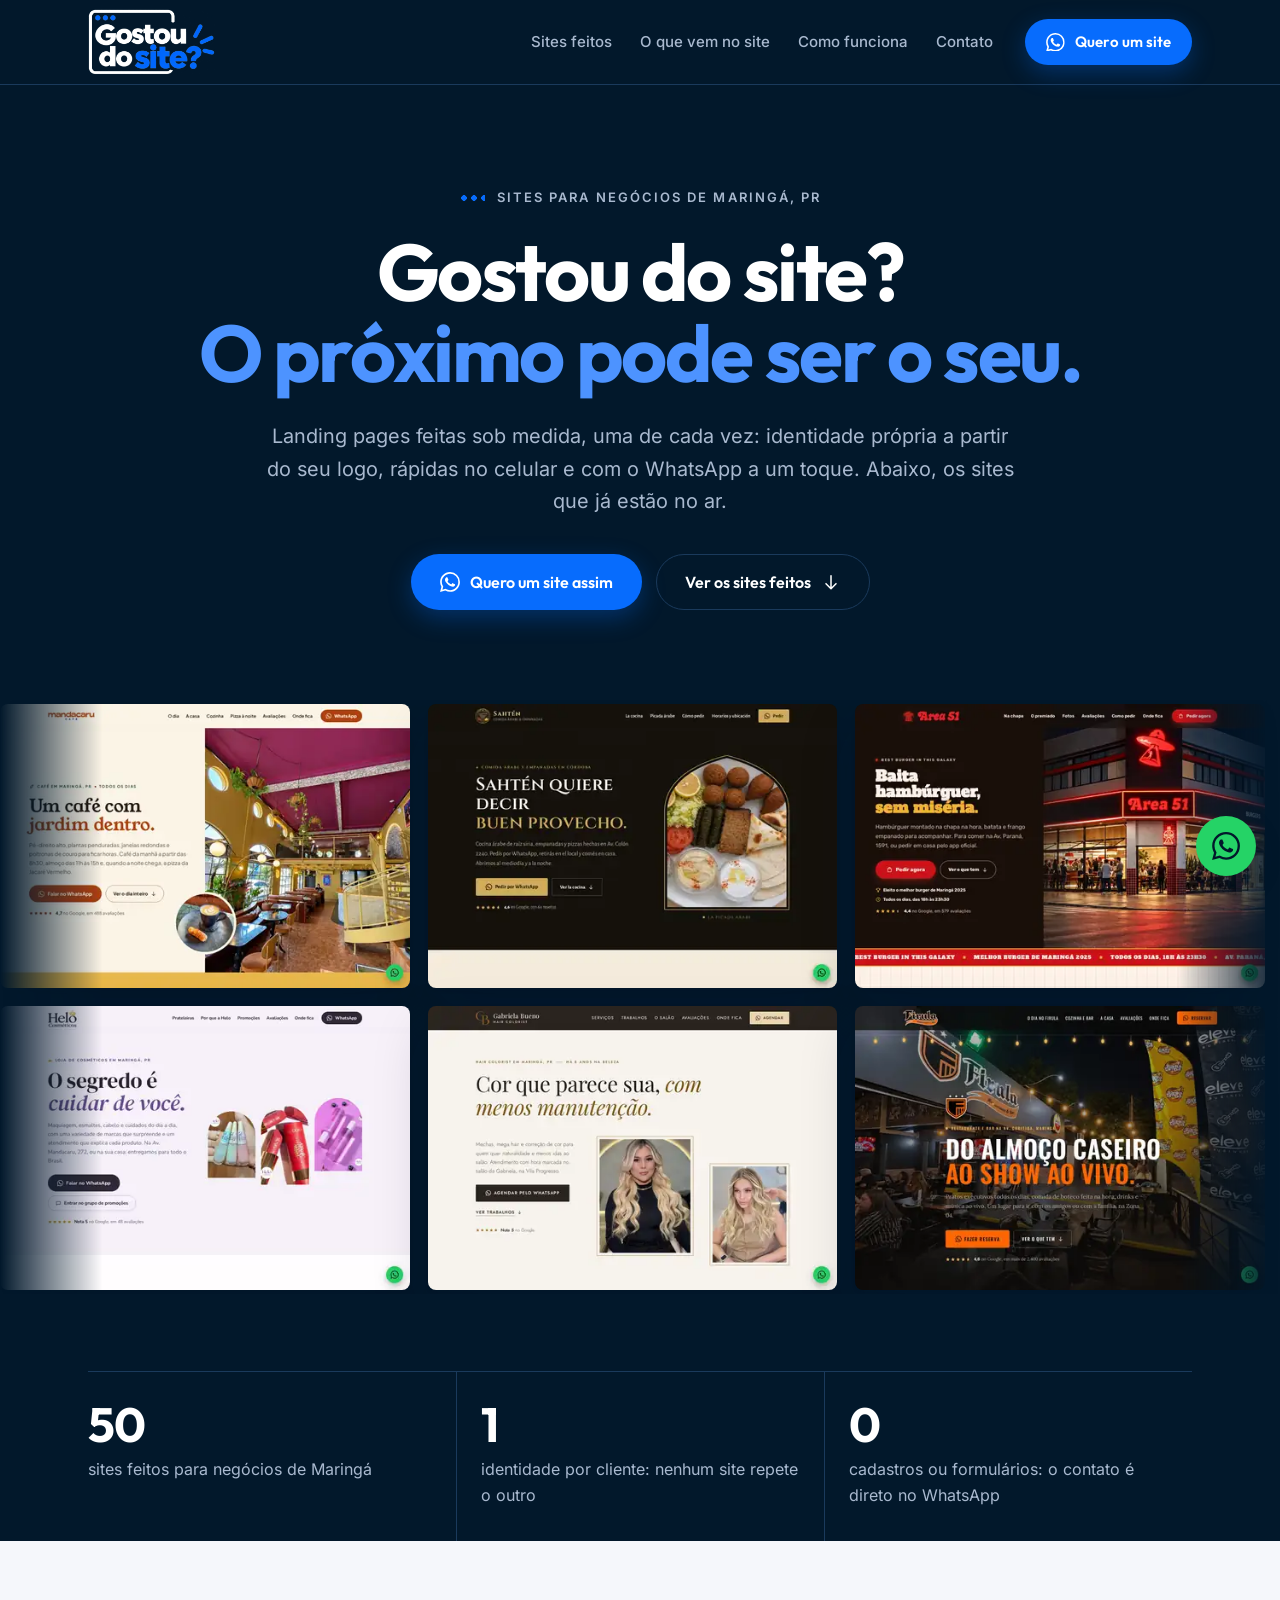
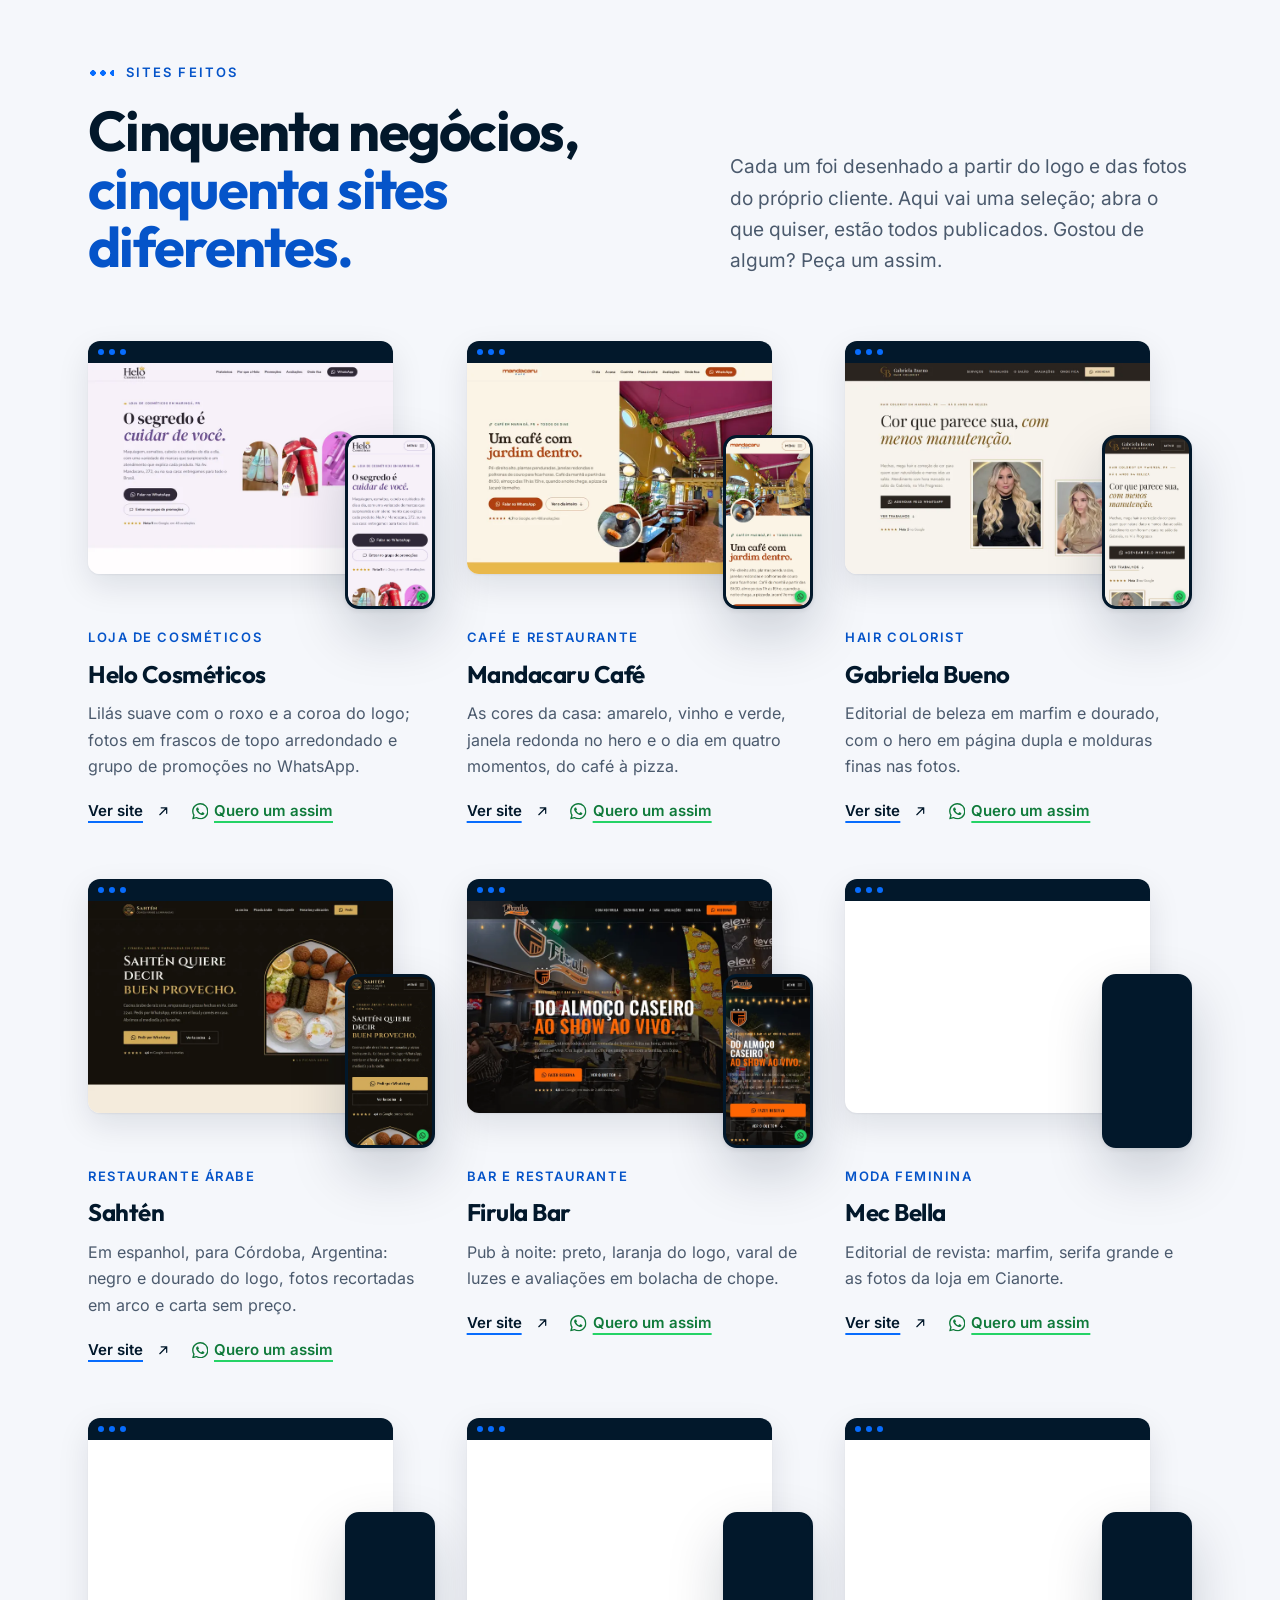
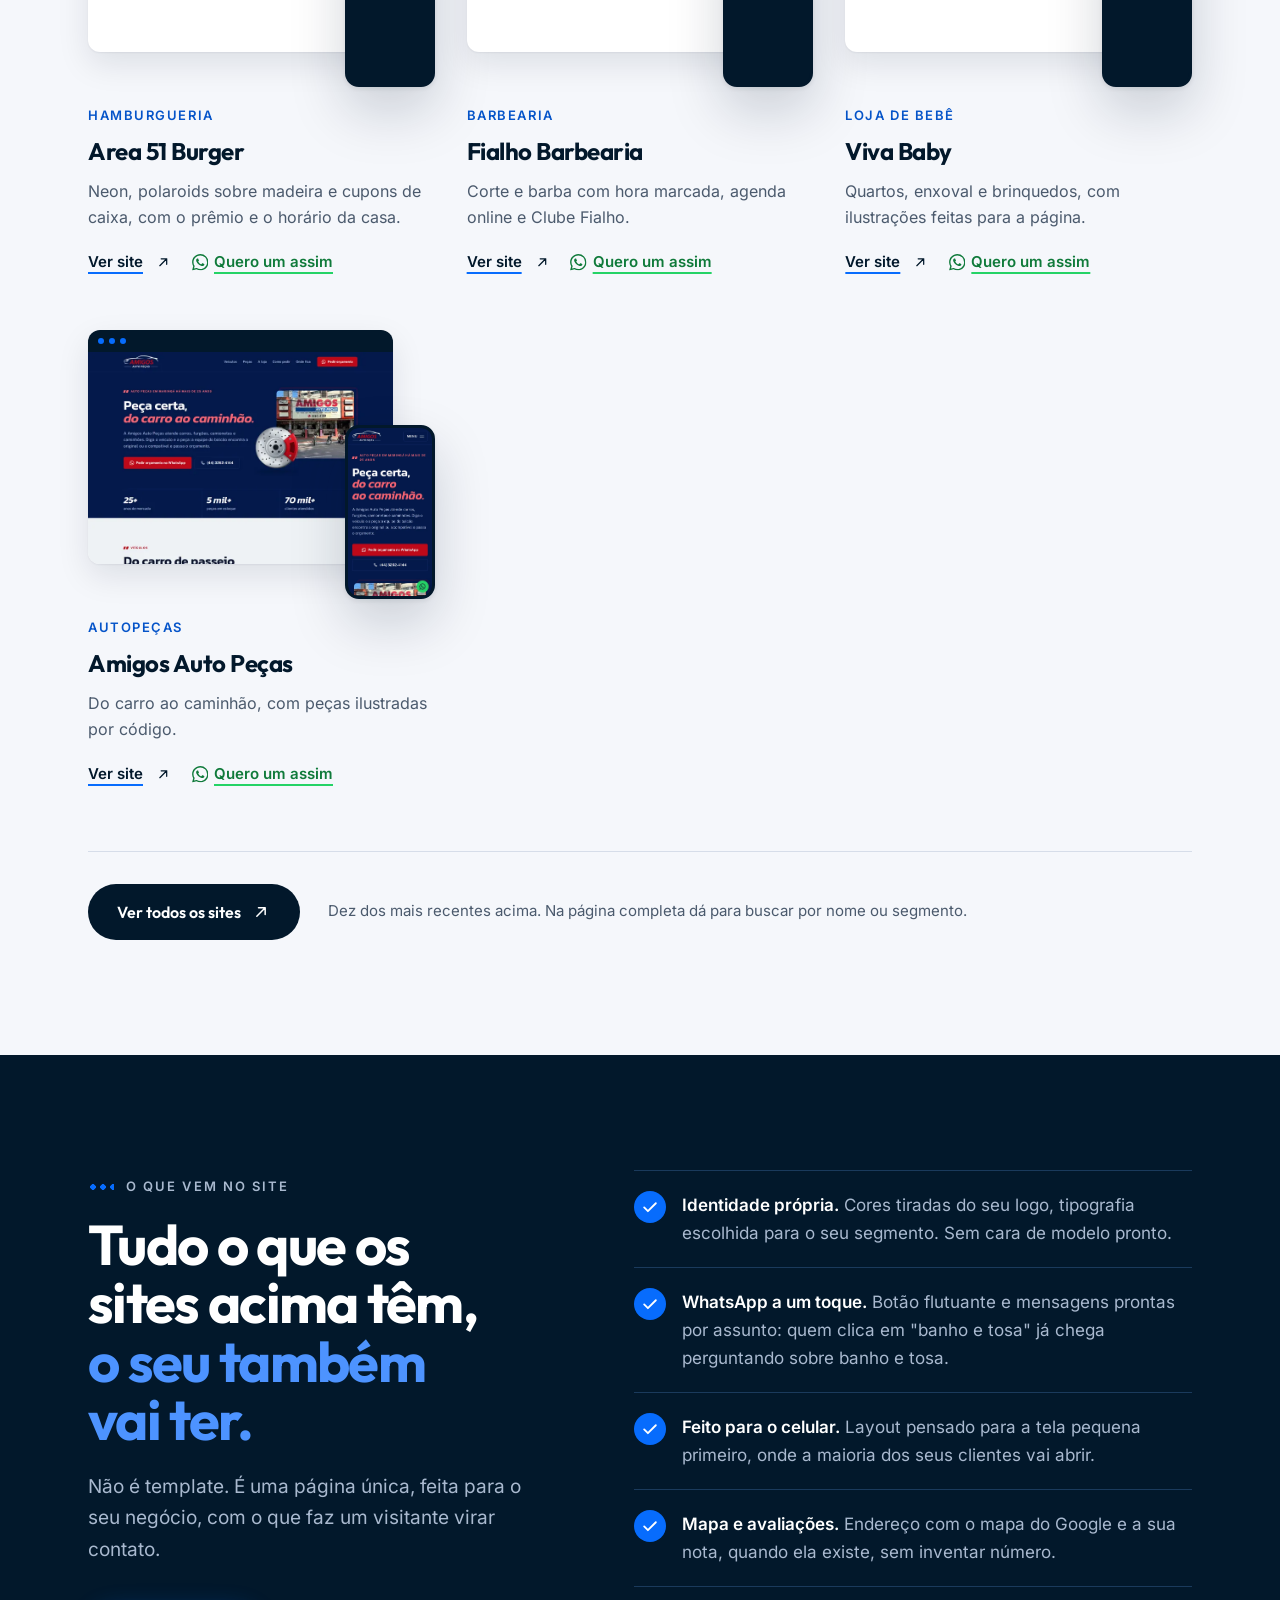
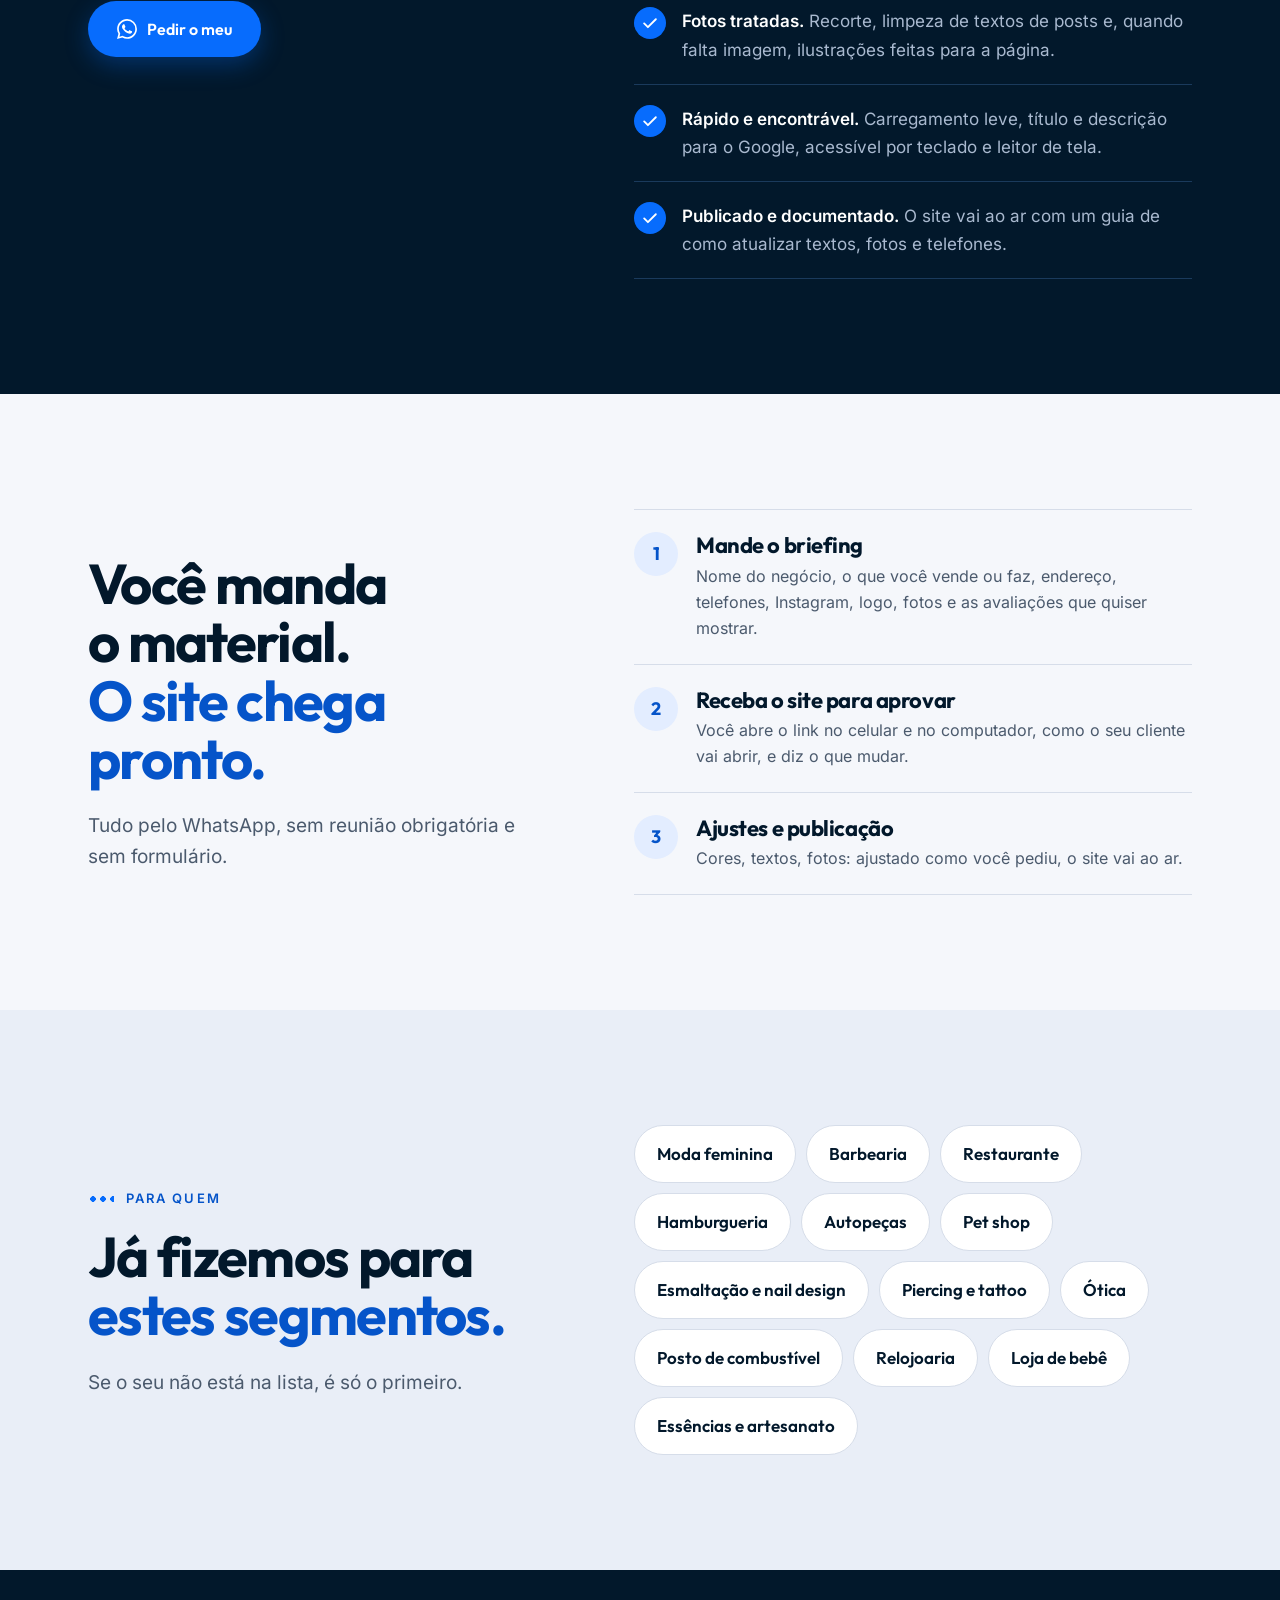
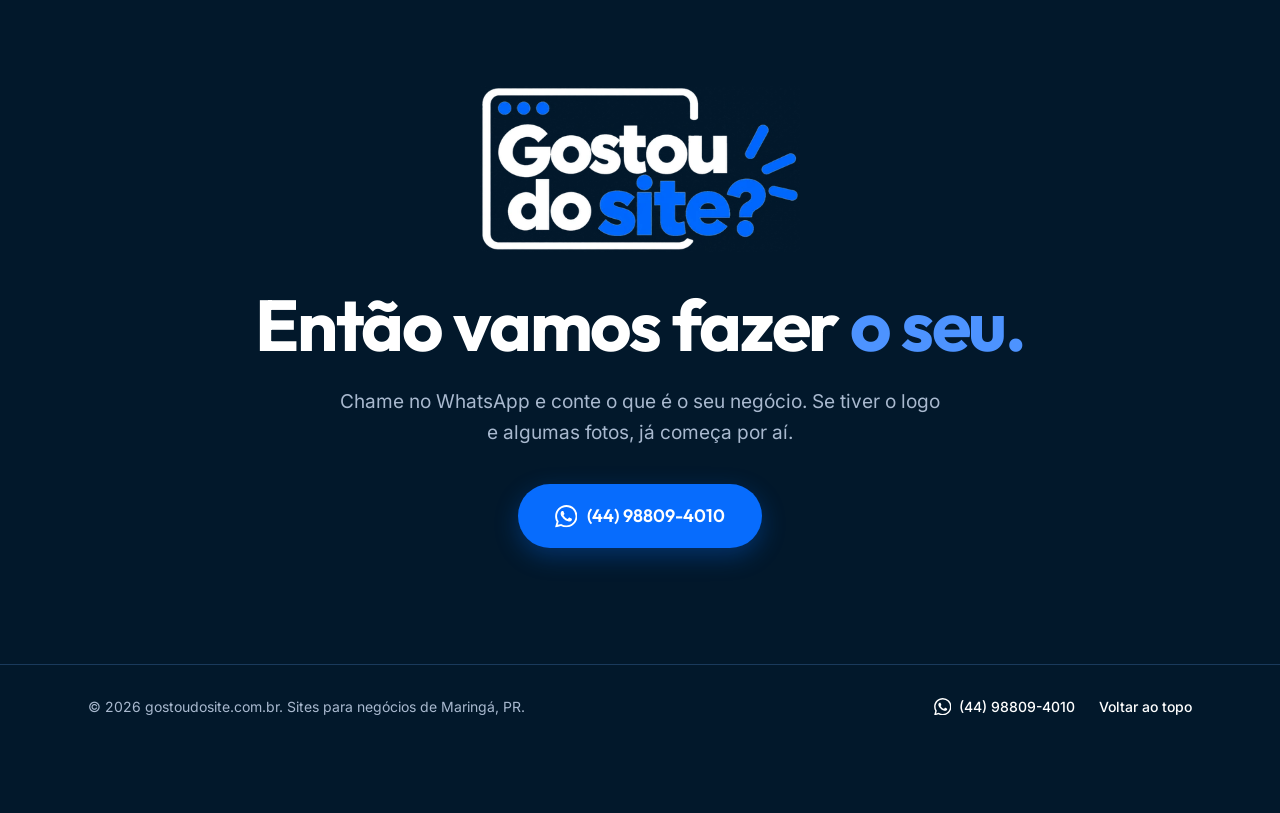
<file: index.html>
<!doctype html>
<html lang="pt-BR" class="no-js">
<head>
  <meta charset="utf-8">
  <meta name="viewport" content="width=device-width, initial-scale=1">
  <title>Gostou do site? | Sites para pequenos negócios de Maringá PR</title>
  <meta name="description" content="Landing pages sob medida para pequenos negócios de Maringá PR: 50 sites feitos, identidade própria, rápidos no celular e com o WhatsApp a um toque. Veja uma seleção e peça o seu pelo WhatsApp (44) 98809-4010.">
  <meta name="theme-color" content="#02182b">
  <link rel="canonical" href="https://gostoudosite.com.br/">

  <meta property="og:type" content="website">
  <meta property="og:locale" content="pt_BR">
  <meta property="og:site_name" content="Gostou do site?">
  <meta property="og:url" content="https://gostoudosite.com.br/">
  <meta property="og:title" content="Gostou do site? O próximo pode ser o seu.">
  <meta property="og:description" content="Sites sob medida para pequenos negócios de Maringá. Veja os que já estão no ar e peça o seu pelo WhatsApp.">
  <meta property="og:image" content="https://gostoudosite.com.br/assets/img/compartilhamento.jpg">
  <meta property="og:image:width" content="1200">
  <meta property="og:image:height" content="630">
  <meta name="twitter:card" content="summary_large_image">

  <link rel="icon" type="image/png" sizes="32x32" href="assets/img/favicon-32.png">
  <link rel="apple-touch-icon" href="assets/img/apple-touch-icon.png">

  <link rel="preload" href="assets/fonts/outfit-normal-latin.woff2" as="font" type="font/woff2" crossorigin>
  <link rel="preload" href="assets/fonts/inter-normal-latin.woff2" as="font" type="font/woff2" crossorigin>
  <link rel="stylesheet" href="assets/css/styles.css?v=2">

  <script>document.documentElement.className = 'js';</script>

  <script type="application/ld+json">
  {
    "@context": "https://schema.org",
    "@type": "ProfessionalService",
    "name": "Gostou do site?",
    "url": "https://gostoudosite.com.br/",
    "description": "Criação de landing pages para pequenos negócios de Maringá PR.",
    "image": "https://gostoudosite.com.br/assets/img/compartilhamento.jpg",
    "telephone": "+55 44 98809-4010",
    "areaServed": {
      "@type": "City",
      "name": "Maringá"
    }
  }
  </script>
</head>
<body>

  <!-- Ícones (SVG inline, sem dependências externas) -->
  <svg xmlns="http://www.w3.org/2000/svg" class="sprite" aria-hidden="true" focusable="false">
    <symbol id="i-whatsapp" viewBox="0 0 24 24">
      <path fill="currentColor" d="M17.472 14.382c-.297-.149-1.758-.867-2.03-.967-.273-.099-.471-.148-.67.15-.197.297-.767.966-.94 1.164-.173.199-.347.223-.644.075-.297-.15-1.255-.463-2.39-1.475-.883-.788-1.48-1.761-1.653-2.059-.173-.297-.018-.458.13-.606.134-.133.298-.347.446-.52.149-.174.198-.298.298-.497.099-.198.05-.371-.025-.52-.075-.149-.669-1.612-.916-2.207-.242-.579-.487-.5-.669-.51-.173-.008-.371-.01-.57-.01-.198 0-.52.074-.792.372-.272.297-1.04 1.016-1.04 2.479 0 1.462 1.065 2.875 1.213 3.074.149.198 2.096 3.2 5.077 4.487.709.306 1.262.489 1.694.625.712.227 1.36.195 1.871.118.571-.085 1.758-.719 2.006-1.413.248-.694.248-1.289.173-1.413-.074-.124-.272-.198-.57-.347m-5.421 7.403h-.004a9.87 9.87 0 01-5.031-1.378l-.361-.214-3.741.982.998-3.648-.235-.374a9.86 9.86 0 01-1.51-5.26c.001-5.45 4.436-9.884 9.888-9.884 2.64 0 5.122 1.03 6.988 2.898a9.825 9.825 0 012.893 6.994c-.003 5.45-4.437 9.884-9.885 9.884m8.413-18.297A11.815 11.815 0 0012.05 0C5.495 0 .16 5.335.157 11.892c0 2.096.547 4.142 1.588 5.945L.057 24l6.305-1.654a11.882 11.882 0 005.683 1.448h.005c6.554 0 11.89-5.335 11.893-11.893a11.821 11.821 0 00-3.48-8.413Z"/>
    </symbol>
    <symbol id="i-arrow" viewBox="0 0 24 24">
      <path fill="none" stroke="currentColor" stroke-width="1.8" stroke-linecap="round" stroke-linejoin="round" d="M4.5 12h15m-5.5-6 6 6-6 6"/>
    </symbol>
    <symbol id="i-arrow-down" viewBox="0 0 24 24">
      <path fill="none" stroke="currentColor" stroke-width="1.8" stroke-linecap="round" stroke-linejoin="round" d="M12 4.5v15m6-5.5-6 6-6-6"/>
    </symbol>
    <symbol id="i-arrow-up" viewBox="0 0 24 24">
      <path fill="none" stroke="currentColor" stroke-width="1.8" stroke-linecap="round" stroke-linejoin="round" d="M7 17 17 7M9 7h8v8"/>
    </symbol>
    <symbol id="i-check" viewBox="0 0 24 24">
      <path fill="none" stroke="currentColor" stroke-width="2.2" stroke-linecap="round" stroke-linejoin="round" d="m5 12.5 4.5 4.5L19 7.5"/>
    </symbol>
  </svg>

  <a class="skip-link" href="#conteudo">Pular para o conteúdo</a>

  <!-- ============ CABEÇALHO ============ -->
  <header class="header" data-header>
    <div class="container header__inner">
      <a class="header__logo" href="#inicio" aria-label="Gostou do site?, voltar ao início">
        <picture>
          <source srcset="assets/img/logo-gostou-do-site-claro-240.webp 240w, assets/img/logo-gostou-do-site-claro-480.webp 480w" sizes="130px" type="image/webp">
          <img src="assets/img/logo-gostou-do-site-claro-240.png" srcset="assets/img/logo-gostou-do-site-claro-240.png 240w, assets/img/logo-gostou-do-site-claro-480.png 480w" sizes="130px" alt="Gostou do site?" width="240" height="125">
        </picture>
      </a>

      <button class="header__toggle" type="button" aria-expanded="false" aria-controls="menu" data-menu-toggle>
        <span class="header__toggle-label">Menu</span>
        <span class="header__toggle-icon" aria-hidden="true"><span></span><span></span></span>
      </button>

      <nav class="nav" id="menu" aria-label="Navegação principal" data-menu>
        <ul class="nav__list">
          <li><a href="#sites">Sites feitos</a></li>
          <li><a href="#entrega">O que vem no site</a></li>
          <li><a href="#como-funciona">Como funciona</a></li>
          <li><a href="#contato">Contato</a></li>
        </ul>
        <a class="btn btn--blue btn--small nav__cta" href="https://wa.me/5544988094010?text=Ol%C3%A1%21%20Vi%20o%20gostoudosite.com.br%20e%20quero%20um%20site%20para%20o%20meu%20neg%C3%B3cio." target="_blank" rel="noopener">
          <svg class="icon" aria-hidden="true"><use href="#i-whatsapp"/></svg>
          Quero um site
          <span class="sr-only">(abre o WhatsApp em nova aba)</span>
        </a>
      </nav>
    </div>
  </header>

  <main id="conteudo">

    <!-- ============ HERO ============ -->
    <section class="hero" id="inicio" aria-labelledby="hero-title">
      <div class="container hero__inner">
        <p class="eyebrow">Sites para negócios de Maringá, PR</p>
        <h1 class="hero__title" id="hero-title">Gostou do site? <em>O próximo pode ser o seu.</em></h1>
        <p class="hero__lead">Landing pages feitas sob medida, uma de cada vez: identidade própria a partir do seu logo, rápidas no celular e com o WhatsApp a um toque. Abaixo, os sites que já estão no ar.</p>
        <div class="hero__actions">
          <a class="btn btn--blue" href="https://wa.me/5544988094010?text=Ol%C3%A1%21%20Vi%20o%20gostoudosite.com.br%20e%20quero%20um%20site%20para%20o%20meu%20neg%C3%B3cio." target="_blank" rel="noopener">
            <svg class="icon" aria-hidden="true"><use href="#i-whatsapp"/></svg>
            Quero um site assim
            <span class="sr-only">(abre o WhatsApp em nova aba)</span>
          </a>
          <a class="btn btn--ghost" href="#sites">
            Ver os sites feitos
            <svg class="icon" aria-hidden="true"><use href="#i-arrow-down"/></svg>
          </a>
        </div>
      </div>

      <!-- Parede de sites: duas fileiras que deslizam devagar (param ao passar o mouse e com movimento reduzido) -->
      <div class="wall" aria-label="Primeiras telas dos sites publicados">
        <ul class="wall__track" aria-hidden="true"><li class="wall__item"><img src="assets/img/wall-mandacarucafe-480.webp" alt="" width="480" height="333" decoding="async"></li><li class="wall__item"><img src="assets/img/wall-sahten-480.webp" alt="" width="480" height="333" decoding="async"></li><li class="wall__item"><img src="assets/img/wall-area51-burguer-480.webp" alt="" width="480" height="333" decoding="async"></li><li class="wall__item"><img src="assets/img/wall-fialho_barbearia-480.webp" alt="" width="480" height="333" decoding="async"></li><li class="wall__item"><img src="assets/img/wall-viva-baby-480.webp" alt="" width="480" height="333" decoding="async"></li><li class="wall__item"><img src="assets/img/wall-amigos-autopecas-480.webp" alt="" width="480" height="333" decoding="async"></li><li class="wall__item"><img src="assets/img/wall-nanda-bella-480.webp" alt="" width="480" height="333" decoding="async"></li><li class="wall__item"><img src="assets/img/wall-geral-pecas-480.webp" alt="" width="480" height="333" decoding="async"></li><li class="wall__item"><img src="assets/img/wall-bacana_moda_feminina-480.webp" alt="" width="480" height="333" decoding="async"></li><li class="wall__item"><img src="assets/img/wall-labuka-480.webp" alt="" width="480" height="333" decoding="async"></li><li class="wall__item"><img src="assets/img/wall-otica-visao-480.webp" alt="" width="480" height="333" decoding="async"></li><li class="wall__item"><img src="assets/img/wall-mandacarucafe-480.webp" alt="" width="480" height="333" decoding="async"></li><li class="wall__item"><img src="assets/img/wall-sahten-480.webp" alt="" width="480" height="333" decoding="async"></li><li class="wall__item"><img src="assets/img/wall-area51-burguer-480.webp" alt="" width="480" height="333" decoding="async"></li><li class="wall__item"><img src="assets/img/wall-fialho_barbearia-480.webp" alt="" width="480" height="333" decoding="async"></li><li class="wall__item"><img src="assets/img/wall-viva-baby-480.webp" alt="" width="480" height="333" decoding="async"></li><li class="wall__item"><img src="assets/img/wall-amigos-autopecas-480.webp" alt="" width="480" height="333" decoding="async"></li><li class="wall__item"><img src="assets/img/wall-nanda-bella-480.webp" alt="" width="480" height="333" decoding="async"></li><li class="wall__item"><img src="assets/img/wall-geral-pecas-480.webp" alt="" width="480" height="333" decoding="async"></li><li class="wall__item"><img src="assets/img/wall-bacana_moda_feminina-480.webp" alt="" width="480" height="333" decoding="async"></li><li class="wall__item"><img src="assets/img/wall-labuka-480.webp" alt="" width="480" height="333" decoding="async"></li><li class="wall__item"><img src="assets/img/wall-otica-visao-480.webp" alt="" width="480" height="333" decoding="async"></li></ul>
        <ul class="wall__track wall__track--reverse" aria-hidden="true"><li class="wall__item"><img src="assets/img/wall-helocosmeticos-480.webp" alt="" width="480" height="333" decoding="async"></li><li class="wall__item"><img src="assets/img/wall-gabrielabueno-480.webp" alt="" width="480" height="333" decoding="async"></li><li class="wall__item"><img src="assets/img/wall-firulabar-480.webp" alt="" width="480" height="333" decoding="async"></li><li class="wall__item"><img src="assets/img/wall-mec-bella-480.webp" alt="" width="480" height="333" decoding="async"></li><li class="wall__item"><img src="assets/img/wall-vieira-fauna-480.webp" alt="" width="480" height="333" decoding="async"></li><li class="wall__item"><img src="assets/img/wall-relojoaria_omega-480.webp" alt="" width="480" height="333" decoding="async"></li><li class="wall__item"><img src="assets/img/wall-modelle-480.webp" alt="" width="480" height="333" decoding="async"></li><li class="wall__item"><img src="assets/img/wall-angel-cappucho-480.webp" alt="" width="480" height="333" decoding="async"></li><li class="wall__item"><img src="assets/img/wall-studio-ratier-480.webp" alt="" width="480" height="333" decoding="async"></li><li class="wall__item"><img src="assets/img/wall-posto-tacs-480.webp" alt="" width="480" height="333" decoding="async"></li><li class="wall__item"><img src="assets/img/wall-armazem_da_ju-480.webp" alt="" width="480" height="333" decoding="async"></li><li class="wall__item"><img src="assets/img/wall-fialho_barbearia-480.webp" alt="" width="480" height="333" decoding="async"></li><li class="wall__item"><img src="assets/img/wall-helocosmeticos-480.webp" alt="" width="480" height="333" decoding="async"></li><li class="wall__item"><img src="assets/img/wall-gabrielabueno-480.webp" alt="" width="480" height="333" decoding="async"></li><li class="wall__item"><img src="assets/img/wall-firulabar-480.webp" alt="" width="480" height="333" decoding="async"></li><li class="wall__item"><img src="assets/img/wall-mec-bella-480.webp" alt="" width="480" height="333" decoding="async"></li><li class="wall__item"><img src="assets/img/wall-vieira-fauna-480.webp" alt="" width="480" height="333" decoding="async"></li><li class="wall__item"><img src="assets/img/wall-relojoaria_omega-480.webp" alt="" width="480" height="333" decoding="async"></li><li class="wall__item"><img src="assets/img/wall-modelle-480.webp" alt="" width="480" height="333" decoding="async"></li><li class="wall__item"><img src="assets/img/wall-angel-cappucho-480.webp" alt="" width="480" height="333" decoding="async"></li><li class="wall__item"><img src="assets/img/wall-studio-ratier-480.webp" alt="" width="480" height="333" decoding="async"></li><li class="wall__item"><img src="assets/img/wall-posto-tacs-480.webp" alt="" width="480" height="333" decoding="async"></li><li class="wall__item"><img src="assets/img/wall-armazem_da_ju-480.webp" alt="" width="480" height="333" decoding="async"></li><li class="wall__item"><img src="assets/img/wall-fialho_barbearia-480.webp" alt="" width="480" height="333" decoding="async"></li></ul>
      </div>

      <div class="container">
        <ul class="facts" aria-label="Fatos">
          <li class="facts__item"><span class="facts__value">50</span><span class="facts__label">sites feitos para negócios de Maringá</span></li>
          <li class="facts__item"><span class="facts__value">1</span><span class="facts__label">identidade por cliente: nenhum site repete o outro</span></li>
          <li class="facts__item"><span class="facts__value">0</span><span class="facts__label">cadastros ou formulários: o contato é direto no WhatsApp</span></li>
        </ul>
      </div>
    </section>

    <!-- ============ SITES FEITOS ============ -->
    <section class="section section--white works" id="sites" aria-labelledby="works-title">
      <div class="container">
        <div class="section__intro">
          <div>
            <p class="eyebrow" data-reveal>Sites feitos</p>
            <h2 class="section__title" id="works-title" data-reveal>Cinquenta negócios, <em>cinquenta sites diferentes.</em></h2>
          </div>
          <p class="section__lead" data-reveal>Cada um foi desenhado a partir do logo e das fotos do próprio cliente. Aqui vai uma seleção; abra o que quiser, estão todos publicados. Gostou de algum? Peça um assim.</p>
        </div>

        <ul class="works__grid">
          <li class="work" data-reveal>
            <a class="work__preview" href="helocosmeticos/" target="_blank" rel="noopener" aria-label="Abrir o site da Helo Cosméticos (abre em nova aba)">
              <span class="frame">
                <span class="frame__bar" aria-hidden="true"><i></i><i></i><i></i></span>
                <picture>
                  <source type="image/webp" srcset="assets/img/site-helocosmeticos-720.webp 720w, assets/img/site-helocosmeticos-1080.webp 1080w" sizes="(min-width: 900px) 360px, (min-width: 600px) 46vw, 240px">
                  <img src="assets/img/site-helocosmeticos-1080.jpg" alt="Primeira tela do site da Helo Cosméticos." width="1080" height="750" decoding="async">
                </picture>
              </span>
              <span class="phone" aria-hidden="true">
                <img src="assets/img/site-helocosmeticos-m-390.webp" alt="" width="390" height="780" loading="lazy" decoding="async">
              </span>
            </a>
            <div class="work__body">
              <p class="work__segment">Loja de cosméticos</p>
              <h3 class="work__title">Helo Cosméticos</h3>
              <p class="work__text">Lilás suave com o roxo e a coroa do logo; fotos em frascos de topo arredondado e grupo de promoções no WhatsApp.</p>
              <div class="work__actions">
                <a class="work__link" href="helocosmeticos/" target="_blank" rel="noopener">Ver site<span class="sr-only"> da Helo Cosméticos (abre em nova aba)</span> <svg class="icon" aria-hidden="true"><use href="#i-arrow-up"/></svg></a>
                <a class="work__link work__link--wa" href="https://wa.me/5544988094010?text=Ol%C3%A1%21%20Gostei%20do%20site%20da%20Helo%20Cosm%C3%A9ticos%20e%20quero%20um%20parecido%20para%20o%20meu%20neg%C3%B3cio." target="_blank" rel="noopener"><svg class="icon" aria-hidden="true"><use href="#i-whatsapp"/></svg> Quero um assim<span class="sr-only"> (abre o WhatsApp em nova aba)</span></a>
              </div>
            </div>
          </li>
          <li class="work" data-reveal>
            <a class="work__preview" href="mandacarucafe/" target="_blank" rel="noopener" aria-label="Abrir o site do Mandacaru Café (abre em nova aba)">
              <span class="frame">
                <span class="frame__bar" aria-hidden="true"><i></i><i></i><i></i></span>
                <picture>
                  <source type="image/webp" srcset="assets/img/site-mandacarucafe-720.webp 720w, assets/img/site-mandacarucafe-1080.webp 1080w" sizes="(min-width: 900px) 360px, (min-width: 600px) 46vw, 240px">
                  <img src="assets/img/site-mandacarucafe-1080.jpg" alt="Primeira tela do site do Mandacaru Café." width="1080" height="750" decoding="async">
                </picture>
              </span>
              <span class="phone" aria-hidden="true">
                <img src="assets/img/site-mandacarucafe-m-390.webp" alt="" width="390" height="780" loading="lazy" decoding="async">
              </span>
            </a>
            <div class="work__body">
              <p class="work__segment">Café e restaurante</p>
              <h3 class="work__title">Mandacaru Café</h3>
              <p class="work__text">As cores da casa: amarelo, vinho e verde, janela redonda no hero e o dia em quatro momentos, do café à pizza.</p>
              <div class="work__actions">
                <a class="work__link" href="mandacarucafe/" target="_blank" rel="noopener">Ver site<span class="sr-only"> do Mandacaru Café (abre em nova aba)</span> <svg class="icon" aria-hidden="true"><use href="#i-arrow-up"/></svg></a>
                <a class="work__link work__link--wa" href="https://wa.me/5544988094010?text=Ol%C3%A1%21%20Gostei%20do%20site%20do%20Mandacaru%20Caf%C3%A9%20e%20quero%20um%20parecido%20para%20o%20meu%20neg%C3%B3cio." target="_blank" rel="noopener"><svg class="icon" aria-hidden="true"><use href="#i-whatsapp"/></svg> Quero um assim<span class="sr-only"> (abre o WhatsApp em nova aba)</span></a>
              </div>
            </div>
          </li>
          <li class="work" data-reveal>
            <a class="work__preview" href="gabrielabueno/" target="_blank" rel="noopener" aria-label="Abrir o site da Gabriela Bueno (abre em nova aba)">
              <span class="frame">
                <span class="frame__bar" aria-hidden="true"><i></i><i></i><i></i></span>
                <picture>
                  <source type="image/webp" srcset="assets/img/site-gabrielabueno-720.webp 720w, assets/img/site-gabrielabueno-1080.webp 1080w" sizes="(min-width: 900px) 360px, (min-width: 600px) 46vw, 240px">
                  <img src="assets/img/site-gabrielabueno-1080.jpg" alt="Primeira tela do site da Gabriela Bueno Hair Colorist." width="1080" height="750" loading="lazy" decoding="async">
                </picture>
              </span>
              <span class="phone" aria-hidden="true">
                <img src="assets/img/site-gabrielabueno-m-390.webp" alt="" width="390" height="780" loading="lazy" decoding="async">
              </span>
            </a>
            <div class="work__body">
              <p class="work__segment">Hair colorist</p>
              <h3 class="work__title">Gabriela Bueno</h3>
              <p class="work__text">Editorial de beleza em marfim e dourado, com o hero em página dupla e molduras finas nas fotos.</p>
              <div class="work__actions">
                <a class="work__link" href="gabrielabueno/" target="_blank" rel="noopener">Ver site<span class="sr-only"> da Gabriela Bueno (abre em nova aba)</span> <svg class="icon" aria-hidden="true"><use href="#i-arrow-up"/></svg></a>
                <a class="work__link work__link--wa" href="https://wa.me/5544988094010?text=Ol%C3%A1%21%20Gostei%20do%20site%20da%20Gabriela%20Bueno%20e%20quero%20um%20parecido%20para%20o%20meu%20neg%C3%B3cio." target="_blank" rel="noopener"><svg class="icon" aria-hidden="true"><use href="#i-whatsapp"/></svg> Quero um assim<span class="sr-only"> (abre o WhatsApp em nova aba)</span></a>
              </div>
            </div>
          </li>
          <li class="work" data-reveal>
            <a class="work__preview" href="sahten/" target="_blank" rel="noopener" aria-label="Abrir o site do Sahtén (abre em nova aba)">
              <span class="frame">
                <span class="frame__bar" aria-hidden="true"><i></i><i></i><i></i></span>
                <picture>
                  <source type="image/webp" srcset="assets/img/site-sahten-720.webp 720w, assets/img/site-sahten-1080.webp 1080w" sizes="(min-width: 900px) 360px, (min-width: 600px) 46vw, 240px">
                  <img src="assets/img/site-sahten-1080.jpg" alt="Primeira tela do site do Sahtén." width="1080" height="750" loading="lazy" decoding="async">
                </picture>
              </span>
              <span class="phone" aria-hidden="true">
                <img src="assets/img/site-sahten-m-390.webp" alt="" width="390" height="780" loading="lazy" decoding="async">
              </span>
            </a>
            <div class="work__body">
              <p class="work__segment">Restaurante árabe</p>
              <h3 class="work__title">Sahtén</h3>
              <p class="work__text">Em espanhol, para Córdoba, Argentina: negro e dourado do logo, fotos recortadas em arco e carta sem preço.</p>
              <div class="work__actions">
                <a class="work__link" href="sahten/" target="_blank" rel="noopener">Ver site<span class="sr-only"> do Sahtén (abre em nova aba)</span> <svg class="icon" aria-hidden="true"><use href="#i-arrow-up"/></svg></a>
                <a class="work__link work__link--wa" href="https://wa.me/5544988094010?text=Ol%C3%A1%21%20Gostei%20do%20site%20do%20Saht%C3%A9n%20e%20quero%20um%20parecido%20para%20o%20meu%20neg%C3%B3cio." target="_blank" rel="noopener"><svg class="icon" aria-hidden="true"><use href="#i-whatsapp"/></svg> Quero um assim<span class="sr-only"> (abre o WhatsApp em nova aba)</span></a>
              </div>
            </div>
          </li>
          <li class="work" data-reveal>
            <a class="work__preview" href="firulabar/" target="_blank" rel="noopener" aria-label="Abrir o site do Firula Bar (abre em nova aba)">
              <span class="frame">
                <span class="frame__bar" aria-hidden="true"><i></i><i></i><i></i></span>
                <picture>
                  <source type="image/webp" srcset="assets/img/site-firulabar-720.webp 720w, assets/img/site-firulabar-1080.webp 1080w" sizes="(min-width: 900px) 360px, (min-width: 600px) 46vw, 240px">
                  <img src="assets/img/site-firulabar-1080.jpg" alt="Primeira tela do site do Firula Bar." width="1080" height="750" loading="lazy" decoding="async">
                </picture>
              </span>
              <span class="phone" aria-hidden="true">
                <img src="assets/img/site-firulabar-m-390.webp" alt="" width="390" height="780" loading="lazy" decoding="async">
              </span>
            </a>
            <div class="work__body">
              <p class="work__segment">Bar e restaurante</p>
              <h3 class="work__title">Firula Bar</h3>
              <p class="work__text">Pub à noite: preto, laranja do logo, varal de luzes e avaliações em bolacha de chope.</p>
              <div class="work__actions">
                <a class="work__link" href="firulabar/" target="_blank" rel="noopener">Ver site<span class="sr-only"> do Firula Bar (abre em nova aba)</span> <svg class="icon" aria-hidden="true"><use href="#i-arrow-up"/></svg></a>
                <a class="work__link work__link--wa" href="https://wa.me/5544988094010?text=Ol%C3%A1%21%20Gostei%20do%20site%20do%20Firula%20Bar%20e%20quero%20um%20parecido%20para%20o%20meu%20neg%C3%B3cio." target="_blank" rel="noopener"><svg class="icon" aria-hidden="true"><use href="#i-whatsapp"/></svg> Quero um assim<span class="sr-only"> (abre o WhatsApp em nova aba)</span></a>
              </div>
            </div>
          </li>
          <li class="work" data-reveal>
            <a class="work__preview" href="mec-bella/" target="_blank" rel="noopener" aria-label="Abrir o site da Mec Bella (abre em nova aba)">
              <span class="frame">
                <span class="frame__bar" aria-hidden="true"><i></i><i></i><i></i></span>
                <picture>
                  <source type="image/webp" srcset="assets/img/site-mec-bella-720.webp 720w, assets/img/site-mec-bella-1080.webp 1080w" sizes="(min-width: 900px) 360px, (min-width: 600px) 46vw, 240px">
                  <img src="assets/img/site-mec-bella-1080.jpg" alt="Primeira tela do site da Mec Bella." width="1080" height="750" loading="lazy" decoding="async">
                </picture>
              </span>
              <span class="phone" aria-hidden="true">
                <img src="assets/img/site-mec-bella-m-390.webp" alt="" width="390" height="780" loading="lazy" decoding="async">
              </span>
            </a>
            <div class="work__body">
              <p class="work__segment">Moda feminina</p>
              <h3 class="work__title">Mec Bella</h3>
              <p class="work__text">Editorial de revista: marfim, serifa grande e as fotos da loja em Cianorte.</p>
              <div class="work__actions">
                <a class="work__link" href="mec-bella/" target="_blank" rel="noopener">Ver site<span class="sr-only"> da Mec Bella (abre em nova aba)</span> <svg class="icon" aria-hidden="true"><use href="#i-arrow-up"/></svg></a>
                <a class="work__link work__link--wa" href="https://wa.me/5544988094010?text=Ol%C3%A1%21%20Gostei%20do%20site%20da%20Mec%20Bella%20e%20quero%20um%20parecido%20para%20o%20meu%20neg%C3%B3cio." target="_blank" rel="noopener"><svg class="icon" aria-hidden="true"><use href="#i-whatsapp"/></svg> Quero um assim<span class="sr-only"> (abre o WhatsApp em nova aba)</span></a>
              </div>
            </div>
          </li>
          <li class="work" data-reveal>
            <a class="work__preview" href="area51-burguer/" target="_blank" rel="noopener" aria-label="Abrir o site da Area 51 Burger (abre em nova aba)">
              <span class="frame">
                <span class="frame__bar" aria-hidden="true"><i></i><i></i><i></i></span>
                <picture>
                  <source type="image/webp" srcset="assets/img/site-area51-burguer-720.webp 720w, assets/img/site-area51-burguer-1080.webp 1080w" sizes="(min-width: 900px) 360px, (min-width: 600px) 46vw, 240px">
                  <img src="assets/img/site-area51-burguer-1080.jpg" alt="Primeira tela do site da Area 51 Burger." width="1080" height="750" loading="lazy" decoding="async">
                </picture>
              </span>
              <span class="phone" aria-hidden="true">
                <img src="assets/img/site-area51-burguer-m-390.webp" alt="" width="390" height="780" loading="lazy" decoding="async">
              </span>
            </a>
            <div class="work__body">
              <p class="work__segment">Hamburgueria</p>
              <h3 class="work__title">Area 51 Burger</h3>
              <p class="work__text">Neon, polaroids sobre madeira e cupons de caixa, com o prêmio e o horário da casa.</p>
              <div class="work__actions">
                <a class="work__link" href="area51-burguer/" target="_blank" rel="noopener">Ver site<span class="sr-only"> da Area 51 Burger (abre em nova aba)</span> <svg class="icon" aria-hidden="true"><use href="#i-arrow-up"/></svg></a>
                <a class="work__link work__link--wa" href="https://wa.me/5544988094010?text=Ol%C3%A1%21%20Gostei%20do%20site%20da%20Area%2051%20Burger%20e%20quero%20um%20parecido%20para%20o%20meu%20neg%C3%B3cio." target="_blank" rel="noopener"><svg class="icon" aria-hidden="true"><use href="#i-whatsapp"/></svg> Quero um assim<span class="sr-only"> (abre o WhatsApp em nova aba)</span></a>
              </div>
            </div>
          </li>
          <li class="work" data-reveal>
            <a class="work__preview" href="fialho-barbearia/" target="_blank" rel="noopener" aria-label="Abrir o site da Fialho Barbearia (abre em nova aba)">
              <span class="frame">
                <span class="frame__bar" aria-hidden="true"><i></i><i></i><i></i></span>
                <picture>
                  <source type="image/webp" srcset="assets/img/site-fialho_barbearia-720.webp 720w, assets/img/site-fialho_barbearia-1080.webp 1080w" sizes="(min-width: 900px) 360px, (min-width: 600px) 46vw, 240px">
                  <img src="assets/img/site-fialho_barbearia-1080.jpg" alt="Primeira tela do site da Fialho Barbearia." width="1080" height="750" loading="lazy" decoding="async">
                </picture>
              </span>
              <span class="phone" aria-hidden="true">
                <img src="assets/img/site-fialho_barbearia-m-390.webp" alt="" width="390" height="780" loading="lazy" decoding="async">
              </span>
            </a>
            <div class="work__body">
              <p class="work__segment">Barbearia</p>
              <h3 class="work__title">Fialho Barbearia</h3>
              <p class="work__text">Corte e barba com hora marcada, agenda online e Clube Fialho.</p>
              <div class="work__actions">
                <a class="work__link" href="fialho-barbearia/" target="_blank" rel="noopener">Ver site<span class="sr-only"> da Fialho Barbearia (abre em nova aba)</span> <svg class="icon" aria-hidden="true"><use href="#i-arrow-up"/></svg></a>
                <a class="work__link work__link--wa" href="https://wa.me/5544988094010?text=Ol%C3%A1%21%20Gostei%20do%20site%20da%20Fialho%20Barbearia%20e%20quero%20um%20parecido%20para%20o%20meu%20neg%C3%B3cio." target="_blank" rel="noopener"><svg class="icon" aria-hidden="true"><use href="#i-whatsapp"/></svg> Quero um assim<span class="sr-only"> (abre o WhatsApp em nova aba)</span></a>
              </div>
            </div>
          </li>
          <li class="work" data-reveal>
            <a class="work__preview" href="viva-baby/" target="_blank" rel="noopener" aria-label="Abrir o site da Viva Baby (abre em nova aba)">
              <span class="frame">
                <span class="frame__bar" aria-hidden="true"><i></i><i></i><i></i></span>
                <picture>
                  <source type="image/webp" srcset="assets/img/site-viva-baby-720.webp 720w, assets/img/site-viva-baby-1080.webp 1080w" sizes="(min-width: 900px) 360px, (min-width: 600px) 46vw, 240px">
                  <img src="assets/img/site-viva-baby-1080.jpg" alt="Primeira tela do site da Viva Baby." width="1080" height="750" loading="lazy" decoding="async">
                </picture>
              </span>
              <span class="phone" aria-hidden="true">
                <img src="assets/img/site-viva-baby-m-390.webp" alt="" width="390" height="780" loading="lazy" decoding="async">
              </span>
            </a>
            <div class="work__body">
              <p class="work__segment">Loja de bebê</p>
              <h3 class="work__title">Viva Baby</h3>
              <p class="work__text">Quartos, enxoval e brinquedos, com ilustrações feitas para a página.</p>
              <div class="work__actions">
                <a class="work__link" href="viva-baby/" target="_blank" rel="noopener">Ver site<span class="sr-only"> da Viva Baby (abre em nova aba)</span> <svg class="icon" aria-hidden="true"><use href="#i-arrow-up"/></svg></a>
                <a class="work__link work__link--wa" href="https://wa.me/5544988094010?text=Ol%C3%A1%21%20Gostei%20do%20site%20da%20Viva%20Baby%20e%20quero%20um%20parecido%20para%20o%20meu%20neg%C3%B3cio." target="_blank" rel="noopener"><svg class="icon" aria-hidden="true"><use href="#i-whatsapp"/></svg> Quero um assim<span class="sr-only"> (abre o WhatsApp em nova aba)</span></a>
              </div>
            </div>
          </li>
          <li class="work" data-reveal>
            <a class="work__preview" href="amigos-autopecas/" target="_blank" rel="noopener" aria-label="Abrir o site da Amigos Auto Peças (abre em nova aba)">
              <span class="frame">
                <span class="frame__bar" aria-hidden="true"><i></i><i></i><i></i></span>
                <picture>
                  <source type="image/webp" srcset="assets/img/site-amigos-autopecas-720.webp 720w, assets/img/site-amigos-autopecas-1080.webp 1080w" sizes="(min-width: 900px) 360px, (min-width: 600px) 46vw, 240px">
                  <img src="assets/img/site-amigos-autopecas-1080.jpg" alt="Primeira tela do site da Amigos Auto Peças." width="1080" height="750" loading="lazy" decoding="async">
                </picture>
              </span>
              <span class="phone" aria-hidden="true">
                <img src="assets/img/site-amigos-autopecas-m-390.webp" alt="" width="390" height="780" loading="lazy" decoding="async">
              </span>
            </a>
            <div class="work__body">
              <p class="work__segment">Autopeças</p>
              <h3 class="work__title">Amigos Auto Peças</h3>
              <p class="work__text">Do carro ao caminhão, com peças ilustradas por código.</p>
              <div class="work__actions">
                <a class="work__link" href="amigos-autopecas/" target="_blank" rel="noopener">Ver site<span class="sr-only"> da Amigos Auto Peças (abre em nova aba)</span> <svg class="icon" aria-hidden="true"><use href="#i-arrow-up"/></svg></a>
                <a class="work__link work__link--wa" href="https://wa.me/5544988094010?text=Ol%C3%A1%21%20Gostei%20do%20site%20da%20Amigos%20Auto%20Pe%C3%A7as%20e%20quero%20um%20parecido%20para%20o%20meu%20neg%C3%B3cio." target="_blank" rel="noopener"><svg class="icon" aria-hidden="true"><use href="#i-whatsapp"/></svg> Quero um assim<span class="sr-only"> (abre o WhatsApp em nova aba)</span></a>
              </div>
            </div>
          </li>
        </ul>

        <div class="works__more" data-reveal>
          <a class="btn btn--navy" href="todos.html">
            Ver todos os sites
            <svg class="icon" aria-hidden="true"><use href="#i-arrow-up"/></svg>
          </a>
          <p class="works__more-note">Dez dos mais recentes acima. Na página completa dá para buscar por nome ou segmento.</p>
        </div>
      </div>
    </section>

    <!-- ============ O QUE VEM NO SITE ============ -->
    <section class="section section--navy deliver" id="entrega" aria-labelledby="deliver-title">
      <div class="container deliver__grid">
        <div class="deliver__content">
          <p class="eyebrow" data-reveal>O que vem no site</p>
          <h2 class="section__title" id="deliver-title" data-reveal>Tudo o que os sites acima têm, <em>o seu também vai ter.</em></h2>
          <p class="section__lead" data-reveal>Não é template. É uma página única, feita para o seu negócio, com o que faz um visitante virar contato.</p>
          <div class="deliver__actions" data-reveal>
            <a class="btn btn--blue" href="https://wa.me/5544988094010?text=Ol%C3%A1%21%20Vi%20o%20gostoudosite.com.br%20e%20quero%20um%20site%20para%20o%20meu%20neg%C3%B3cio." target="_blank" rel="noopener">
              <svg class="icon" aria-hidden="true"><use href="#i-whatsapp"/></svg>
              Pedir o meu
              <span class="sr-only">(abre o WhatsApp em nova aba)</span>
            </a>
          </div>
        </div>

        <ol class="checklist" data-reveal>
          <li><svg class="icon" aria-hidden="true"><use href="#i-check"/></svg><div><strong>Identidade própria.</strong> Cores tiradas do seu logo, tipografia escolhida para o seu segmento. Sem cara de modelo pronto.</div></li>
          <li><svg class="icon" aria-hidden="true"><use href="#i-check"/></svg><div><strong>WhatsApp a um toque.</strong> Botão flutuante e mensagens prontas por assunto: quem clica em "banho e tosa" já chega perguntando sobre banho e tosa.</div></li>
          <li><svg class="icon" aria-hidden="true"><use href="#i-check"/></svg><div><strong>Feito para o celular.</strong> Layout pensado para a tela pequena primeiro, onde a maioria dos seus clientes vai abrir.</div></li>
          <li><svg class="icon" aria-hidden="true"><use href="#i-check"/></svg><div><strong>Mapa e avaliações.</strong> Endereço com o mapa do Google e a sua nota, quando ela existe, sem inventar número.</div></li>
          <li><svg class="icon" aria-hidden="true"><use href="#i-check"/></svg><div><strong>Fotos tratadas.</strong> Recorte, limpeza de textos de posts e, quando falta imagem, ilustrações feitas para a página.</div></li>
          <li><svg class="icon" aria-hidden="true"><use href="#i-check"/></svg><div><strong>Rápido e encontrável.</strong> Carregamento leve, título e descrição para o Google, acessível por teclado e leitor de tela.</div></li>
          <li><svg class="icon" aria-hidden="true"><use href="#i-check"/></svg><div><strong>Publicado e documentado.</strong> O site vai ao ar com um guia de como atualizar textos, fotos e telefones.</div></li>
        </ol>
      </div>
    </section>

    <!-- ============ COMO FUNCIONA ============ -->
    <section class="section section--white how" id="como-funciona" aria-labelledby="how-title">
      <div class="container how__grid">
        <div>
          <p class="eyebrow" data-reveal>Como funciona</p>
          <h2 class="section__title" id="how-title" data-reveal>Você manda o material. <em>O site chega pronto.</em></h2>
          <p class="section__lead" data-reveal>Tudo pelo WhatsApp, sem reunião obrigatória e sem formulário.</p>
        </div>
        <ol class="steps" data-reveal>
          <li class="step">
            <span class="step__num">1</span>
            <div>
              <h3 class="step__title">Mande o briefing</h3>
              <p class="step__text">Nome do negócio, o que você vende ou faz, endereço, telefones, Instagram, logo, fotos e as avaliações que quiser mostrar.</p>
            </div>
          </li>
          <li class="step">
            <span class="step__num">2</span>
            <div>
              <h3 class="step__title">Receba o site para aprovar</h3>
              <p class="step__text">Você abre o link no celular e no computador, como o seu cliente vai abrir, e diz o que mudar.</p>
            </div>
          </li>
          <li class="step">
            <span class="step__num">3</span>
            <div>
              <h3 class="step__title">Ajustes e publicação</h3>
              <p class="step__text">Cores, textos, fotos: ajustado como você pediu, o site vai ao ar.</p>
            </div>
          </li>
        </ol>
      </div>
    </section>

    <!-- ============ SEGMENTOS ============ -->
    <section class="section section--mist segments" aria-labelledby="segments-title">
      <div class="container segments__grid">
        <div>
          <p class="eyebrow" data-reveal>Para quem</p>
          <h2 class="section__title" id="segments-title" data-reveal>Já fizemos para <em>estes segmentos.</em></h2>
          <p class="section__lead" data-reveal>Se o seu não está na lista, é só o primeiro.</p>
        </div>
        <ul class="segments__list" data-reveal aria-label="Segmentos atendidos">
          <li>Moda feminina</li>
          <li>Barbearia</li>
          <li>Restaurante</li>
          <li>Hamburgueria</li>
          <li>Autopeças</li>
          <li>Pet shop</li>
          <li>Esmaltação e nail design</li>
          <li>Piercing e tattoo</li>
          <li>Ótica</li>
          <li>Posto de combustível</li>
          <li>Relojoaria</li>
          <li>Loja de bebê</li>
          <li>Essências e artesanato</li>
        </ul>
      </div>
    </section>

    <!-- ============ CHAMADA FINAL ============ -->
    <section class="closing" id="contato" aria-labelledby="closing-title">
      <div class="container closing__inner">
        <picture>
          <source srcset="assets/img/logo-gostou-do-site-claro-480.webp" type="image/webp">
          <img class="closing__logo" src="assets/img/logo-gostou-do-site-claro-480.png" alt="" width="480" height="250" loading="lazy" decoding="async" data-reveal>
        </picture>
        <h2 class="closing__title" id="closing-title" data-reveal>Então vamos fazer <em>o seu.</em></h2>
        <p class="closing__text" data-reveal>Chame no WhatsApp e conte o que é o seu negócio. Se tiver o logo e algumas fotos, já começa por aí.</p>
        <div class="closing__actions" data-reveal>
          <a class="btn btn--blue btn--big" href="https://wa.me/5544988094010?text=Ol%C3%A1%21%20Vi%20o%20gostoudosite.com.br%20e%20quero%20um%20site%20para%20o%20meu%20neg%C3%B3cio." target="_blank" rel="noopener">
            <svg class="icon" aria-hidden="true"><use href="#i-whatsapp"/></svg>
            <span class="nowrap">(44) 98809-4010</span>
            <span class="sr-only">no WhatsApp (abre em nova aba)</span>
          </a>
        </div>
      </div>
    </section>

  </main>

  <!-- ============ RODAPÉ ============ -->
  <footer class="footer">
    <div class="container footer__inner">
      <p>© 2026 gostoudosite.com.br. Sites para negócios de Maringá, PR.</p>
      <ul class="footer__links">
        <li><a href="https://wa.me/5544988094010?text=Ol%C3%A1%21%20Vi%20o%20gostoudosite.com.br%20e%20quero%20um%20site%20para%20o%20meu%20neg%C3%B3cio." target="_blank" rel="noopener"><svg class="icon" aria-hidden="true"><use href="#i-whatsapp"/></svg> <span class="nowrap">(44) 98809-4010</span><span class="sr-only"> no WhatsApp (abre em nova aba)</span></a></li>
        <li><a href="#inicio">Voltar ao topo</a></li>
      </ul>
    </div>
  </footer>

  <!-- Botão flutuante de WhatsApp -->
  <a class="whats-float" href="https://wa.me/5544988094010?text=Ol%C3%A1%21%20Vi%20o%20gostoudosite.com.br%20e%20quero%20um%20site%20para%20o%20meu%20neg%C3%B3cio." target="_blank" rel="noopener" aria-label="Pedir um site pelo WhatsApp (abre em nova aba)">
    <svg class="icon" aria-hidden="true"><use href="#i-whatsapp"/></svg>
  </a>

  <script src="assets/js/main.js?v=1" defer></script>
</body>
</html>
</file>
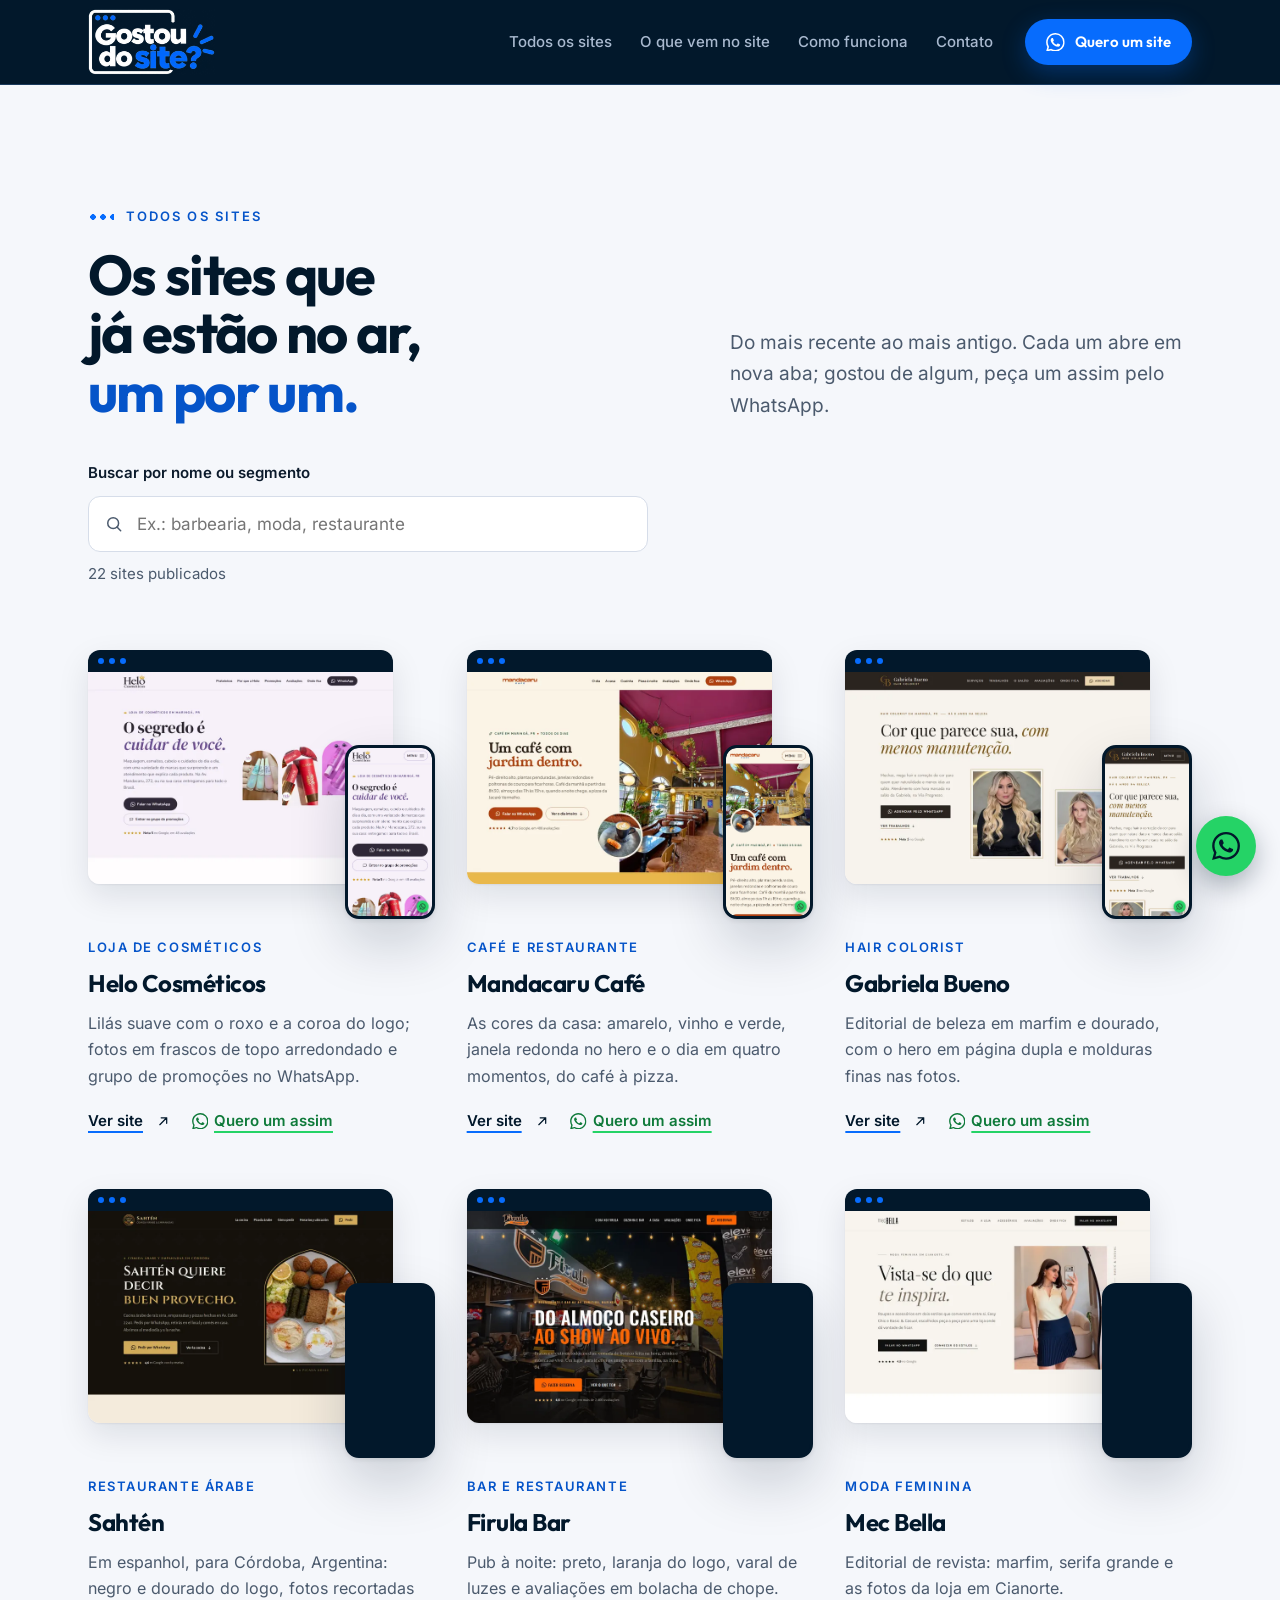
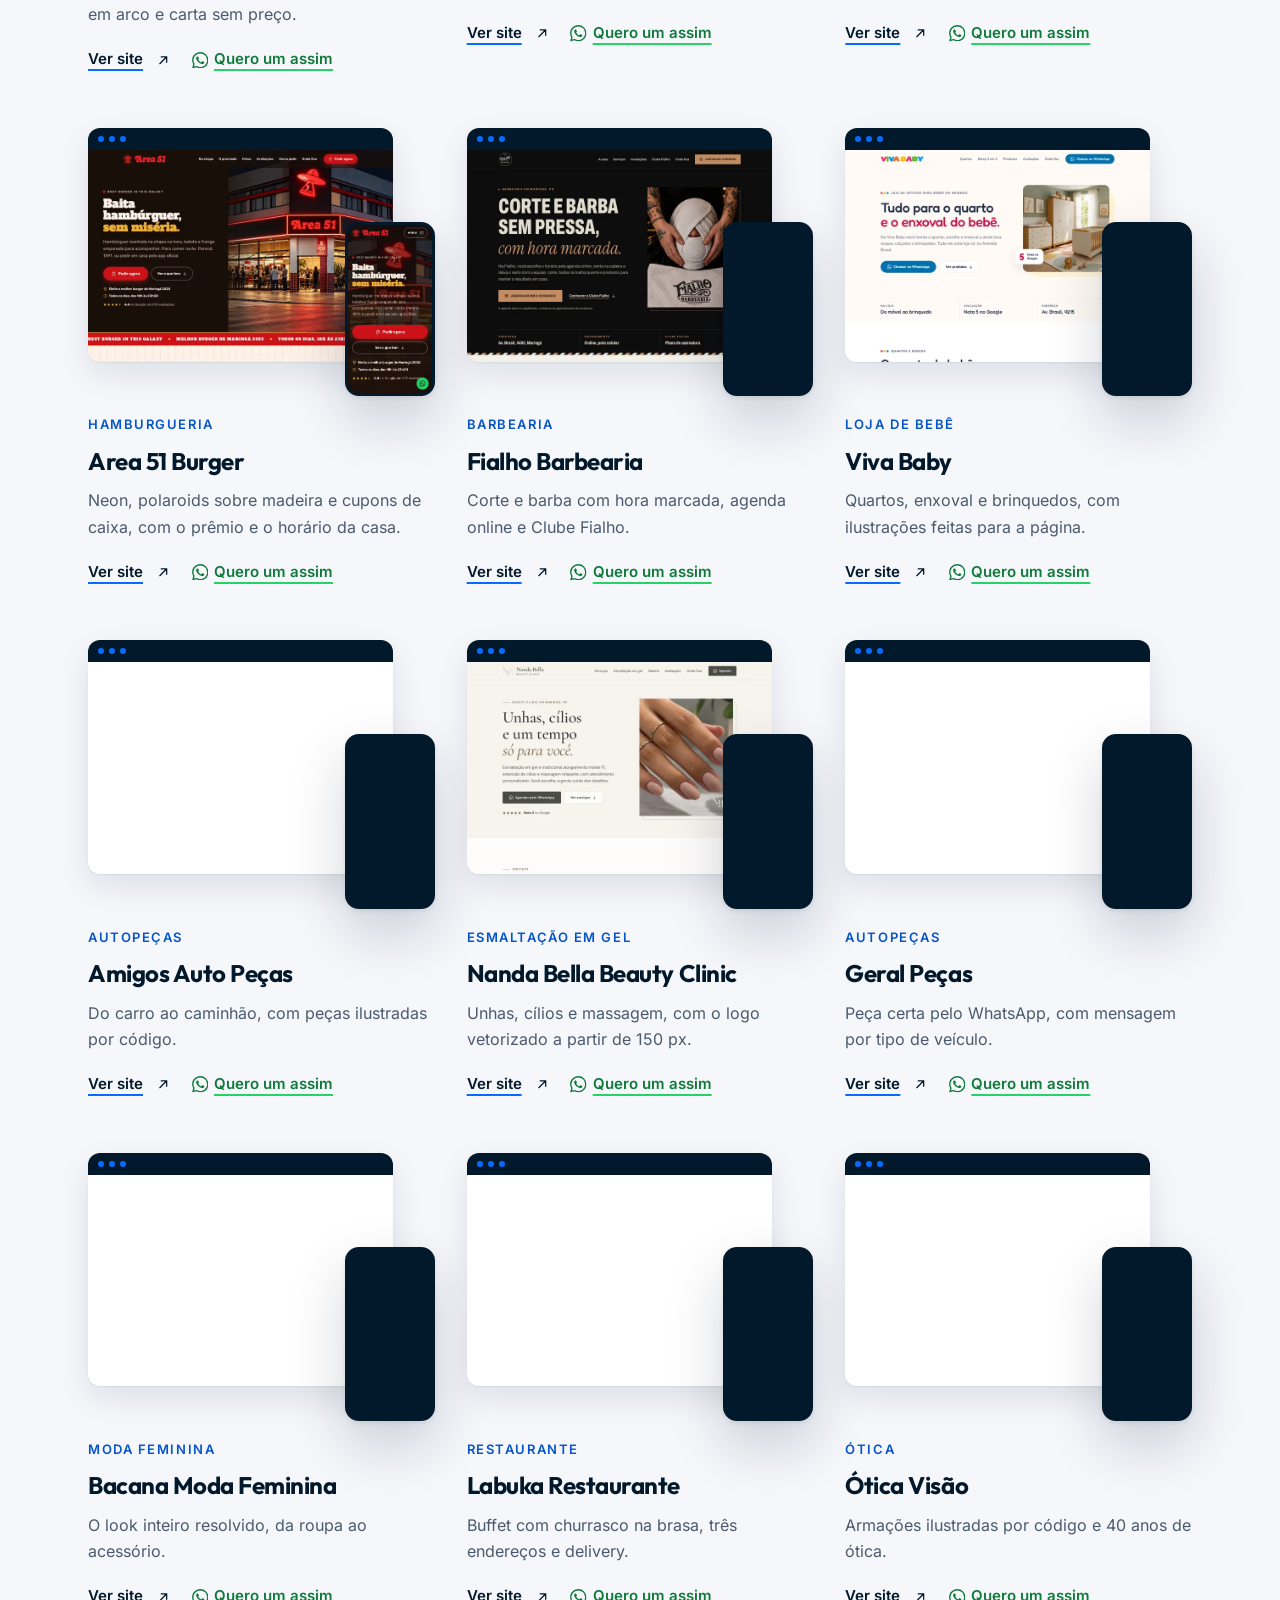
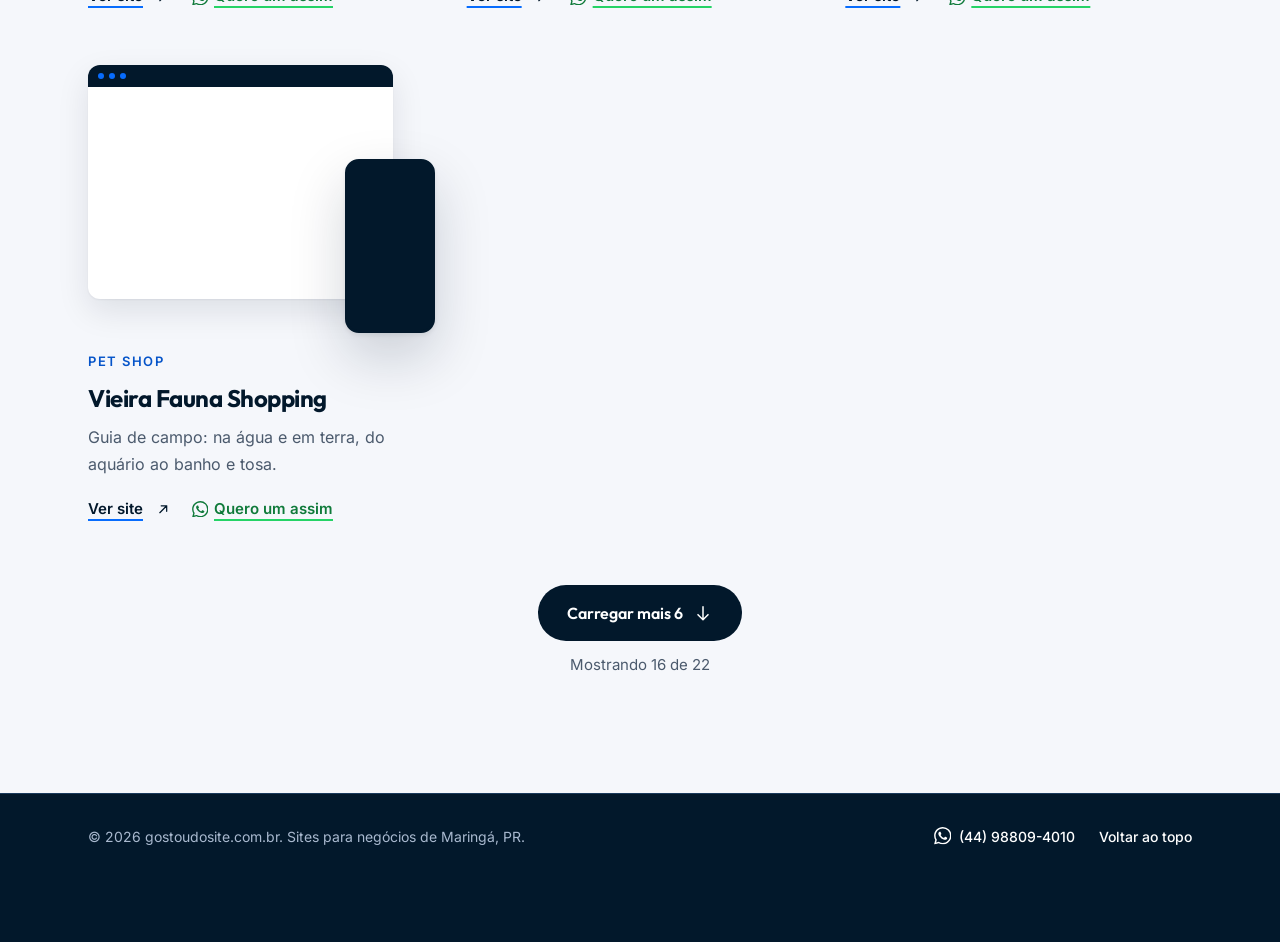
<file: todos.html>
<!doctype html>
<html lang="pt-BR" class="no-js">
<head>
  <meta charset="utf-8">
  <meta name="viewport" content="width=device-width, initial-scale=1">
  <title>Todos os sites | Gostou do site?</title>
  <meta name="description" content="Todos os sites publicados pelo Gostou do site?: landing pages para pequenos negócios de Maringá PR. Busque por nome ou segmento e abra o que quiser.">
  <meta name="theme-color" content="#02182b">
  <link rel="canonical" href="https://gostoudosite.com.br/todos.html">

  <meta property="og:type" content="website">
  <meta property="og:locale" content="pt_BR">
  <meta property="og:site_name" content="Gostou do site?">
  <meta property="og:url" content="https://gostoudosite.com.br/todos.html">
  <meta property="og:title" content="Todos os sites feitos pelo Gostou do site?">
  <meta property="og:description" content="Sites sob medida para pequenos negócios de Maringá. Veja os que já estão no ar e peça o seu pelo WhatsApp.">
  <meta property="og:image" content="https://gostoudosite.com.br/assets/img/compartilhamento.jpg">
  <meta property="og:image:width" content="1200">
  <meta property="og:image:height" content="630">
  <meta name="twitter:card" content="summary_large_image">

  <link rel="icon" type="image/png" sizes="32x32" href="assets/img/favicon-32.png">
  <link rel="apple-touch-icon" href="assets/img/apple-touch-icon.png">

  <link rel="preload" href="assets/fonts/outfit-normal-latin.woff2" as="font" type="font/woff2" crossorigin>
  <link rel="preload" href="assets/fonts/inter-normal-latin.woff2" as="font" type="font/woff2" crossorigin>
  <link rel="stylesheet" href="assets/css/styles.css?v=2">

  <script>document.documentElement.className = 'js';</script>
</head>
<body>

  <!-- Ícones (SVG inline, sem dependências externas) -->
  <svg xmlns="http://www.w3.org/2000/svg" class="sprite" aria-hidden="true" focusable="false">
    <symbol id="i-whatsapp" viewBox="0 0 24 24">
      <path fill="currentColor" d="M17.472 14.382c-.297-.149-1.758-.867-2.03-.967-.273-.099-.471-.148-.67.15-.197.297-.767.966-.94 1.164-.173.199-.347.223-.644.075-.297-.15-1.255-.463-2.39-1.475-.883-.788-1.48-1.761-1.653-2.059-.173-.297-.018-.458.13-.606.134-.133.298-.347.446-.52.149-.174.198-.298.298-.497.099-.198.05-.371-.025-.52-.075-.149-.669-1.612-.916-2.207-.242-.579-.487-.5-.669-.51-.173-.008-.371-.01-.57-.01-.198 0-.52.074-.792.372-.272.297-1.04 1.016-1.04 2.479 0 1.462 1.065 2.875 1.213 3.074.149.198 2.096 3.2 5.077 4.487.709.306 1.262.489 1.694.625.712.227 1.36.195 1.871.118.571-.085 1.758-.719 2.006-1.413.248-.694.248-1.289.173-1.413-.074-.124-.272-.198-.57-.347m-5.421 7.403h-.004a9.87 9.87 0 01-5.031-1.378l-.361-.214-3.741.982.998-3.648-.235-.374a9.86 9.86 0 01-1.51-5.26c.001-5.45 4.436-9.884 9.888-9.884 2.64 0 5.122 1.03 6.988 2.898a9.825 9.825 0 012.893 6.994c-.003 5.45-4.437 9.884-9.885 9.884m8.413-18.297A11.815 11.815 0 0012.05 0C5.495 0 .16 5.335.157 11.892c0 2.096.547 4.142 1.588 5.945L.057 24l6.305-1.654a11.882 11.882 0 005.683 1.448h.005c6.554 0 11.89-5.335 11.893-11.893a11.821 11.821 0 00-3.48-8.413Z"/>
    </symbol>
    <symbol id="i-arrow" viewBox="0 0 24 24">
      <path fill="none" stroke="currentColor" stroke-width="1.8" stroke-linecap="round" stroke-linejoin="round" d="M4.5 12h15m-5.5-6 6 6-6 6"/>
    </symbol>
    <symbol id="i-arrow-down" viewBox="0 0 24 24">
      <path fill="none" stroke="currentColor" stroke-width="1.8" stroke-linecap="round" stroke-linejoin="round" d="M12 4.5v15m6-5.5-6 6-6-6"/>
    </symbol>
    <symbol id="i-arrow-up" viewBox="0 0 24 24">
      <path fill="none" stroke="currentColor" stroke-width="1.8" stroke-linecap="round" stroke-linejoin="round" d="M7 17 17 7M9 7h8v8"/>
    </symbol>
    <symbol id="i-search" viewBox="0 0 24 24">
      <g fill="none" stroke="currentColor" stroke-width="1.8" stroke-linecap="round" stroke-linejoin="round"><circle cx="11" cy="11" r="6.5"/><path d="m20 20-4.4-4.4"/></g>
    </symbol>
    <symbol id="i-check" viewBox="0 0 24 24">
      <path fill="none" stroke="currentColor" stroke-width="2.2" stroke-linecap="round" stroke-linejoin="round" d="m5 12.5 4.5 4.5L19 7.5"/>
    </symbol>
  </svg>

  <a class="skip-link" href="#conteudo">Pular para o conteúdo</a>

  <!-- ============ CABEÇALHO ============ -->
  <header class="header" data-header>
    <div class="container header__inner">
      <a class="header__logo" href="./" aria-label="Gostou do site?, voltar ao início">
        <picture>
          <source srcset="assets/img/logo-gostou-do-site-claro-240.webp 240w, assets/img/logo-gostou-do-site-claro-480.webp 480w" sizes="130px" type="image/webp">
          <img src="assets/img/logo-gostou-do-site-claro-240.png" srcset="assets/img/logo-gostou-do-site-claro-240.png 240w, assets/img/logo-gostou-do-site-claro-480.png 480w" sizes="130px" alt="Gostou do site?" width="240" height="125">
        </picture>
      </a>

      <button class="header__toggle" type="button" aria-expanded="false" aria-controls="menu" data-menu-toggle>
        <span class="header__toggle-label">Menu</span>
        <span class="header__toggle-icon" aria-hidden="true"><span></span><span></span></span>
      </button>

      <nav class="nav" id="menu" aria-label="Navegação principal" data-menu>
        <ul class="nav__list">
          <li><a href="todos.html" aria-current="page">Todos os sites</a></li>
          <li><a href="./#entrega">O que vem no site</a></li>
          <li><a href="./#como-funciona">Como funciona</a></li>
          <li><a href="./#contato">Contato</a></li>
        </ul>
        <a class="btn btn--blue btn--small nav__cta" href="https://wa.me/5544988094010?text=Ol%C3%A1%21%20Vi%20o%20gostoudosite.com.br%20e%20quero%20um%20site%20para%20o%20meu%20neg%C3%B3cio." target="_blank" rel="noopener">
          <svg class="icon" aria-hidden="true"><use href="#i-whatsapp"/></svg>
          Quero um site
          <span class="sr-only">(abre o WhatsApp em nova aba)</span>
        </a>
      </nav>
    </div>
  </header>

  <main id="conteudo">
    <section class="section section--white works all" id="todos" aria-labelledby="all-title">
      <div class="container">
        <div class="section__intro all__intro">
          <div>
            <p class="eyebrow">Todos os sites</p>
            <h2 class="section__title" id="all-title">Os sites que já estão no ar, <em>um por um.</em></h2>
          </div>
          <p class="section__lead">Do mais recente ao mais antigo. Cada um abre em nova aba; gostou de algum, peça um assim pelo WhatsApp.</p>
        </div>

        <form class="search" role="search" data-search onsubmit="return false">
          <label class="search__label" for="busca">Buscar por nome ou segmento</label>
          <div class="search__field">
            <svg class="icon" aria-hidden="true"><use href="#i-search"/></svg>
            <input class="search__input" id="busca" type="search" name="q" placeholder="Ex.: barbearia, moda, restaurante" autocomplete="off" data-search-input>
          </div>
          <p class="search__status" role="status" aria-live="polite" data-search-status>22 sites publicados</p>
        </form>

        <ul class="works__grid" data-all-grid aria-live="polite"></ul>

        <p class="all__empty" data-all-empty hidden>Nenhum site com esse nome ou segmento. Tente outra palavra, ou <a href="https://wa.me/5544988094010?text=Ol%C3%A1%21%20Vi%20o%20gostoudosite.com.br%20e%20quero%20um%20site%20para%20o%20meu%20neg%C3%B3cio." target="_blank" rel="noopener">peça o seu<span class="sr-only"> pelo WhatsApp (abre em nova aba)</span></a>.</p>

        <div class="all__more" data-all-more hidden>
          <button class="btn btn--navy" type="button" data-all-more-btn>
            Carregar mais
            <svg class="icon" aria-hidden="true"><use href="#i-arrow-down"/></svg>
          </button>
          <p class="search__status" data-all-count></p>
        </div>

        <noscript>
          <p class="section__lead">Sem JavaScript, aqui vai a lista completa:</p>
          <ul class="all__list">
            <li><a href="helocosmeticos/" target="_blank" rel="noopener">Helo Cosméticos</a>, loja de cosméticos</li>
            <li><a href="mandacarucafe/" target="_blank" rel="noopener">Mandacaru Café</a>, café e restaurante</li>
            <li><a href="gabrielabueno/" target="_blank" rel="noopener">Gabriela Bueno</a>, hair colorist</li>
            <li><a href="sahten/" target="_blank" rel="noopener">Sahtén</a>, restaurante árabe</li>
            <li><a href="firulabar/" target="_blank" rel="noopener">Firula Bar</a>, bar e restaurante</li>
            <li><a href="mec-bella/" target="_blank" rel="noopener">Mec Bella</a>, moda feminina</li>
            <li><a href="area51-burguer/" target="_blank" rel="noopener">Area 51 Burger</a>, hamburgueria</li>
            <li><a href="fialho-barbearia/" target="_blank" rel="noopener">Fialho Barbearia</a>, barbearia</li>
            <li><a href="viva-baby/" target="_blank" rel="noopener">Viva Baby</a>, loja de bebê</li>
            <li><a href="amigos-autopecas/" target="_blank" rel="noopener">Amigos Auto Peças</a>, autopeças</li>
            <li><a href="nanda-bella/" target="_blank" rel="noopener">Nanda Bella Beauty Clinic</a>, esmaltação em gel</li>
            <li><a href="geral-pecas/" target="_blank" rel="noopener">Geral Peças</a>, autopeças</li>
            <li><a href="bacana-moda-feminina/" target="_blank" rel="noopener">Bacana Moda Feminina</a>, moda feminina</li>
            <li><a href="labuka/" target="_blank" rel="noopener">Labuka Restaurante</a>, restaurante</li>
            <li><a href="otica-visao/" target="_blank" rel="noopener">Ótica Visão</a>, ótica</li>
            <li><a href="vieira-fauna/" target="_blank" rel="noopener">Vieira Fauna Shopping</a>, pet shop</li>
            <li><a href="relojoaria-omega/" target="_blank" rel="noopener">Relojoaria Omega</a>, relojoaria</li>
            <li><a href="modelle/" target="_blank" rel="noopener">Modelle</a>, moda feminina</li>
            <li><a href="angel-cappucho/" target="_blank" rel="noopener">Angel Cappucho</a>, piercing e tattoo</li>
            <li><a href="studio-ratier/" target="_blank" rel="noopener">Studio Ratier</a>, nail designer</li>
            <li><a href="posto-tacs/" target="_blank" rel="noopener">Posto Tacs</a>, posto de combustível</li>
            <li><a href="armazem-da-ju/" target="_blank" rel="noopener">Armazém da Ju Essências</a>, essências e artesanato</li>
          </ul>
        </noscript>
      </div>
    </section>
  </main>

  <footer class="footer">
    <div class="container footer__inner">
      <p>© 2026 gostoudosite.com.br. Sites para negócios de Maringá, PR.</p>
      <ul class="footer__links">
        <li><a href="https://wa.me/5544988094010?text=Ol%C3%A1%21%20Vi%20o%20gostoudosite.com.br%20e%20quero%20um%20site%20para%20o%20meu%20neg%C3%B3cio." target="_blank" rel="noopener"><svg class="icon" aria-hidden="true"><use href="#i-whatsapp"/></svg> <span class="nowrap">(44) 98809-4010</span><span class="sr-only"> no WhatsApp (abre em nova aba)</span></a></li>
        <li><a href="./">Voltar ao topo</a></li>
      </ul>
    </div>
  </footer>

  <!-- Botão flutuante de WhatsApp -->
  <a class="whats-float" href="https://wa.me/5544988094010?text=Ol%C3%A1%21%20Vi%20o%20gostoudosite.com.br%20e%20quero%20um%20site%20para%20o%20meu%20neg%C3%B3cio." target="_blank" rel="noopener" aria-label="Pedir um site pelo WhatsApp (abre em nova aba)">
    <svg class="icon" aria-hidden="true"><use href="#i-whatsapp"/></svg>
  </a>

  <script src="assets/js/main.js?v=1" defer></script>
  <script src="assets/js/todos.js?v=1" defer></script>
</body>
</html>
</file>
<file: assets/css/styles.css>
/* ==========================================================================
   Gostou do site?
   Sumário
   1. Fontes e tokens
   2. Base
   3. Utilitários e componentes (botões, eyebrow)
   4. Cabeçalho
   5. Hero e parede de sites
   6. Seções (estrutura comum)
   7. Sites feitos (cards com moldura de navegador)
   8. O que vem no site
   9. Como funciona
   10. Segmentos
   11. Chamada final
   12. Rodapé
   13. Botão de WhatsApp
   14. Movimento
   ========================================================================== */

/* 1. Fontes e tokens
   ========================================================================== */

@font-face {
  font-family: "Outfit";
  src: url("../fonts/outfit-normal-latin.woff2") format("woff2");
  font-weight: 400 800;
  font-style: normal;
  font-display: swap;
}

@font-face {
  font-family: "Inter";
  src: url("../fonts/inter-normal-latin.woff2") format("woff2");
  font-weight: 400 700;
  font-style: normal;
  font-display: swap;
}

:root {
  /* Cores extraídas do logo */
  --navy: #02182b;        /* letras "Gostou do" e a moldura: fundos escuros e textos */
  --blue: #076cfd;        /* "site?", os três pontos e os traços: ação e destaque */

  /* Variações e neutros de apoio */
  --blue-700: #0554c9;    /* azul escurecido: hover e texto sobre fundo claro */
  --blue-100: #e3edff;    /* azul bem claro: fundo dos ícones e chapas */
  --navy-800: #0a2440;    /* superfícies sobre o marinho */
  --navy-line: #1a3a5c;   /* linhas sobre o marinho */
  --white: #ffffff;
  --paper: #f5f7fb;       /* fundo claro principal, frio */
  --mist: #e9eef7;        /* fundo claro alternado */
  --line: #d6dde9;
  --ink: #0b1a2b;
  --ink-soft: #4b5a6d;
  --soft: #a9b9cf;        /* texto secundário sobre o marinho */
  --whatsapp: #25d366;    /* verde oficial do WhatsApp */

  --font-display: "Outfit", "Segoe UI", system-ui, sans-serif;
  --font-body: "Inter", "Segoe UI", system-ui, -apple-system, sans-serif;

  --gutter: clamp(20px, 5vw, 48px);
  --section-space: clamp(72px, 9vw, 136px);
  --header-height: 72px;
  --radius: 12px;
  --radius-sm: 8px;
  --focus: var(--blue);
  --ease: cubic-bezier(0.22, 0.61, 0.36, 1);
  --shadow: 0 1px 2px rgba(2, 24, 43, 0.06), 0 12px 32px rgba(2, 24, 43, 0.1);
  --shadow-lg: 0 2px 4px rgba(2, 24, 43, 0.08), 0 24px 56px rgba(2, 24, 43, 0.18);
}

@media (min-width: 980px) {
  :root {
    --header-height: 84px;
  }
}

/* 2. Base
   ========================================================================== */

*,
*::before,
*::after {
  box-sizing: border-box;
}

html {
  -webkit-text-size-adjust: 100%;
  -webkit-tap-highlight-color: transparent;
  scroll-padding-top: calc(var(--header-height) + 16px);
  background: var(--navy);
}

body {
  margin: 0;
  background: var(--paper);
  color: var(--ink);
  font-family: var(--font-body);
  font-size: 1.0625rem;
  line-height: 1.65;
  -webkit-font-smoothing: antialiased;
  text-rendering: optimizeLegibility;
}

img,
svg,
iframe {
  display: block;
  max-width: 100%;
}

img {
  height: auto;
}

h1,
h2,
h3,
p,
figure,
blockquote,
dl,
dd,
ul,
ol {
  margin: 0;
}

ul,
ol {
  padding: 0;
  list-style: none;
}

a {
  color: inherit;
}

button {
  font: inherit;
  color: inherit;
}

strong {
  font-weight: 600;
}

:focus-visible {
  outline: 3px solid var(--focus);
  outline-offset: 3px;
  border-radius: 4px;
}

.section--navy :focus-visible,
.closing :focus-visible,
.footer :focus-visible,
.header :focus-visible {
  outline-color: var(--white);
}

::selection {
  background: var(--blue);
  color: var(--white);
}

/* 3. Utilitários e componentes
   ========================================================================== */

.container {
  width: 100%;
  max-width: 1200px;
  margin-inline: auto;
  padding-inline: var(--gutter);
}

.sprite {
  position: absolute;
  width: 0;
  height: 0;
  overflow: hidden;
}

.sr-only {
  position: absolute;
  width: 1px;
  height: 1px;
  margin: -1px;
  padding: 0;
  overflow: hidden;
  clip: rect(0 0 0 0);
  white-space: nowrap;
  border: 0;
}

.nowrap {
  white-space: nowrap;
}

.icon {
  flex: none;
  width: 1.25em;
  height: 1.25em;
}

.skip-link {
  position: absolute;
  top: 8px;
  left: 8px;
  z-index: 200;
  padding: 12px 18px;
  background: var(--blue);
  color: var(--white);
  font-weight: 600;
  border-radius: var(--radius-sm);
  transform: translateY(-200%);
}

.skip-link:focus {
  transform: none;
}

/* Rótulo de seção: os três pontos da moldura do logo */
.eyebrow {
  display: inline-flex;
  align-items: center;
  gap: 12px;
  color: var(--blue-700);
  font-size: 0.8125rem;
  font-weight: 600;
  letter-spacing: 0.16em;
  text-transform: uppercase;
}

.eyebrow::before {
  content: "";
  flex: none;
  width: 26px;
  height: 6px;
  background: radial-gradient(circle, var(--blue) 2.6px, transparent 3px) 0 0 / 10px 6px repeat-x;
}

.hero .eyebrow,
.section--navy .eyebrow,
.closing .eyebrow {
  color: var(--soft);
}

@media (max-width: 479px) {
  .eyebrow {
    font-size: 0.6875rem;
    letter-spacing: 0.12em;
  }
}

.btn {
  display: inline-flex;
  align-items: center;
  justify-content: center;
  gap: 10px;
  min-height: 56px;
  padding: 12px 28px;
  border: 1.5px solid transparent;
  border-radius: 999px;
  font-family: var(--font-display);
  font-size: 1rem;
  font-weight: 600;
  line-height: 1.25;
  text-align: center;
  text-decoration: none;
  cursor: pointer;
  transition: background-color 0.2s var(--ease), color 0.2s var(--ease), border-color 0.2s var(--ease), transform 0.2s var(--ease), box-shadow 0.2s var(--ease);
}

.btn--small {
  min-height: 46px;
  padding: 8px 20px;
  font-size: 0.9375rem;
}

.btn--big {
  min-height: 64px;
  padding: 14px 36px;
  font-size: 1.125rem;
}

.btn--blue {
  background: var(--blue);
  color: var(--white);
  box-shadow: 0 8px 24px rgba(7, 108, 253, 0.3);
}

.btn--blue:hover {
  background: var(--blue-700);
  transform: translateY(-1px);
  box-shadow: 0 12px 28px rgba(7, 108, 253, 0.36);
}

.btn--navy {
  background: var(--navy);
  color: var(--white);
}

.btn--navy:hover {
  background: var(--navy-800);
  transform: translateY(-1px);
}

.btn--ghost {
  border-color: var(--navy-line);
  color: var(--white);
}

.btn--ghost:hover {
  border-color: var(--white);
}

/* 4. Cabeçalho
   ========================================================================== */

.header {
  position: sticky;
  top: 0;
  z-index: 100;
  background: var(--navy);
  border-bottom: 1px solid var(--navy-line);
  color: var(--white);
}

.header__inner {
  display: flex;
  align-items: center;
  justify-content: space-between;
  gap: 24px;
  min-height: var(--header-height);
}

.header__logo {
  flex: none;
  display: flex;
  align-items: center;
  min-height: 44px;
  padding-block: 8px;
}

/* sobre o marinho, o logo original quase some; o cabeçalho usa a versão clara */
.header__logo img {
  width: auto;
  height: 54px;
}

@media (max-width: 359px) {
  .header__logo img {
    height: 46px;
  }
}

@media (min-width: 980px) {
  .header__logo img {
    height: 66px;
  }
}

.header__toggle {
  display: none;
  align-items: center;
  gap: 12px;
  min-height: 46px;
  padding: 8px 16px;
  border: 1.5px solid var(--navy-line);
  border-radius: 999px;
  background: transparent;
  font-size: 0.8125rem;
  font-weight: 600;
  letter-spacing: 0.12em;
  text-transform: uppercase;
  cursor: pointer;
}

.header__toggle-icon {
  display: grid;
  gap: 6px;
  width: 20px;
}

.header__toggle-icon span {
  display: block;
  height: 2px;
  border-radius: 2px;
  background: currentColor;
  transition: transform 0.25s var(--ease);
}

.header__toggle[aria-expanded="true"] .header__toggle-icon span:first-child {
  transform: translateY(4px) rotate(45deg);
}

.header__toggle[aria-expanded="true"] .header__toggle-icon span:last-child {
  transform: translateY(-4px) rotate(-45deg);
}

.nav {
  display: flex;
  flex-wrap: wrap;
  align-items: center;
  justify-content: flex-end;
  gap: 12px 32px;
  padding-block: 12px;
}

.nav__list {
  display: flex;
  flex-wrap: wrap;
  gap: 4px 28px;
}

.nav__list a {
  display: inline-block;
  padding-block: 10px;
  color: var(--soft);
  font-size: 0.9375rem;
  font-weight: 500;
  text-decoration: none;
  transition: color 0.2s var(--ease);
}

.nav__list a:hover {
  color: var(--white);
}

@media (max-width: 1059px) {
  .js .header__toggle {
    display: inline-flex;
  }

  .js .nav {
    position: absolute;
    top: 100%;
    left: 0;
    right: 0;
    display: none;
    flex-direction: column;
    align-items: stretch;
    gap: 20px;
    max-height: calc(100vh - var(--header-height));
    max-height: calc(100dvh - var(--header-height));
    overflow-y: auto;
    padding: 12px var(--gutter) 28px;
    background: var(--navy);
    border-bottom: 1px solid var(--navy-line);
  }

  .js .nav.is-open {
    display: flex;
  }

  .js .nav__list {
    flex-direction: column;
    gap: 0;
  }

  .js .nav__list a {
    display: flex;
    align-items: center;
    min-height: 52px;
    padding-block: 0;
    border-bottom: 1px solid var(--navy-line);
    color: var(--white);
    font-size: 1.0625rem;
  }

  .js .nav__cta {
    width: 100%;
    min-height: 56px;
  }
}

/* 5. Hero e parede de sites
   ========================================================================== */

.hero {
  padding-top: clamp(56px, 8vw, 120px);
  background: var(--navy);
  color: var(--white);
  overflow: hidden;
}

.hero__inner {
  display: flex;
  flex-direction: column;
  align-items: center;
  text-align: center;
}

/* Duas linhas: a pergunta e a resposta. O tamanho segue a largura. */
.hero__title {
  max-width: 14em;
  margin-top: 22px;
  font-family: var(--font-display);
  font-size: clamp(2.5rem, 1.4rem + 5.4vw, 5rem);
  font-weight: 700;
  line-height: 1.02;
  letter-spacing: -0.03em;
  text-wrap: balance;
}

.hero__title em,
.section__title em,
.closing__title em {
  display: block;
  font-style: normal;
  color: var(--blue);
}

.hero__title em {
  color: #4d93ff;
}

.hero__lead {
  max-width: 38em;
  margin-top: 26px;
  color: var(--soft);
  font-size: clamp(1.0625rem, 1rem + 0.3vw, 1.25rem);
}

.hero__actions {
  display: flex;
  flex-wrap: wrap;
  justify-content: center;
  gap: 14px;
  margin-top: 36px;
}

/* Parede: duas fileiras de capturas deslizando em sentidos opostos */
.wall {
  display: grid;
  gap: 18px;
  margin-top: clamp(48px, 7vw, 96px);
  padding-block: 4px;
  -webkit-mask-image: linear-gradient(90deg, transparent, #000 8%, #000 92%, transparent);
  mask-image: linear-gradient(90deg, transparent, #000 8%, #000 92%, transparent);
}

.wall__track {
  display: flex;
  gap: 18px;
  width: max-content;
  animation: wall-slide 90s linear infinite;
}

.wall__track--reverse {
  animation-direction: reverse;
}

.wall:hover .wall__track,
.wall:focus-within .wall__track {
  animation-play-state: paused;
}

.wall__item {
  flex: none;
  width: clamp(240px, 32vw, 420px);
  overflow: hidden;
  border-radius: var(--radius-sm);
  box-shadow: var(--shadow-lg);
}

.wall__item img {
  width: 100%;
  aspect-ratio: 480 / 333;
  object-fit: cover;
  object-position: top;
}

@keyframes wall-slide {
  from { transform: translateX(0); }
  to { transform: translateX(calc(-50% - 9px)); }
}

.facts {
  display: grid;
  margin-top: clamp(48px, 6vw, 88px);
  border-top: 1px solid var(--navy-line);
}

.facts__item {
  display: flex;
  flex-direction: column;
  gap: 6px;
  padding-block: 18px;
  border-bottom: 1px solid var(--navy-line);
}

.facts__value {
  color: var(--white);
  font-family: var(--font-display);
  font-size: 2.5rem;
  font-weight: 700;
  line-height: 1;
  letter-spacing: -0.03em;
}

.facts__label {
  color: var(--soft);
  font-size: 1rem;
}

@media (max-width: 479px) {
  .hero__actions,
  .hero__actions .btn {
    width: 100%;
  }
}

@media (min-width: 700px) {
  .facts {
    grid-template-columns: repeat(3, 1fr);
  }

  .facts__item {
    gap: 8px;
    padding: 28px 24px 32px 0;
    border-bottom: 0;
  }

  .facts__item + .facts__item {
    padding-left: 24px;
    border-left: 1px solid var(--navy-line);
  }

  .facts__value {
    font-size: 3rem;
  }
}

/* 6. Seções
   ========================================================================== */

.section {
  padding-block: var(--section-space);
}

.section--white {
  background: var(--paper);
}

.section--mist {
  background: var(--mist);
}

.section--navy {
  background: var(--navy);
  color: var(--white);
}

.section__intro {
  display: grid;
  gap: 8px;
}

.section__intro .section__lead {
  margin-top: 16px;
}

.section__title {
  margin-top: 18px;
  font-family: var(--font-display);
  font-size: clamp(2.125rem, 1.4rem + 3vw, 3.5rem);
  font-weight: 700;
  line-height: 1.04;
  letter-spacing: -0.03em;
  color: var(--navy);
  text-wrap: balance;
}

.section--navy .section__title {
  color: var(--white);
}

.section__title em {
  color: var(--blue-700);
}

.section--navy .section__title em {
  color: #4d93ff;
}

.section__lead {
  max-width: 34em;
  margin-top: 22px;
  color: var(--ink-soft);
  font-size: clamp(1.0625rem, 1rem + 0.3vw, 1.1875rem);
}

.section--navy .section__lead {
  color: var(--soft);
}

@media (min-width: 900px) {
  .section__intro {
    grid-template-columns: minmax(0, 1.1fr) minmax(0, 0.9fr);
    align-items: end;
    gap: clamp(40px, 6vw, 96px);
  }

  .section__intro .section__lead {
    margin-top: 0;
  }
}

/* 7. Sites feitos
   ========================================================================== */

.works__grid {
  display: grid;
  gap: 40px 28px;
  margin-top: clamp(40px, 5vw, 64px);
}

/* "Ver todos" embaixo da seleção da página inicial */
.works__more {
  display: flex;
  flex-wrap: wrap;
  align-items: center;
  gap: 16px 28px;
  margin-top: clamp(40px, 5vw, 56px);
  padding-top: 32px;
  border-top: 1px solid var(--line);
}

.works__more-note {
  color: var(--ink-soft);
  font-size: 0.9375rem;
}

/* Página "todos os sites": busca, contagem e carregar mais */
.search {
  display: grid;
  gap: 10px;
  margin-top: clamp(28px, 4vw, 40px);
  max-width: 560px;
}

.search__label {
  font-weight: 600;
  font-size: 0.9375rem;
}

.search__field {
  position: relative;
  display: flex;
  align-items: center;
}

.search__field .icon {
  position: absolute;
  left: 16px;
  width: 20px;
  height: 20px;
  color: var(--ink-soft);
  pointer-events: none;
}

.search__input {
  width: 100%;
  min-height: 56px;
  padding: 12px 16px 12px 48px;
  border: 1.5px solid var(--line);
  border-radius: var(--radius);
  background: var(--white);
  color: var(--ink);
  font: inherit;
  font-size: 1.0625rem;
}

.search__input:focus {
  outline: 3px solid var(--blue);
  outline-offset: 2px;
  border-color: var(--blue);
}

.search__status {
  color: var(--ink-soft);
  font-size: 0.9375rem;
}

.all__empty {
  margin-top: 40px;
  padding: 40px;
  border: 1px dashed var(--line);
  border-radius: var(--radius);
  color: var(--ink-soft);
  text-align: center;
}

.all__more {
  display: flex;
  flex-direction: column;
  align-items: center;
  gap: 12px;
  margin-top: clamp(40px, 5vw, 56px);
}

.all__more[hidden] {
  display: none;
}

.all__list {
  margin-top: 32px;
  display: grid;
  gap: 8px;
}

.all__list a {
  color: var(--ink);
}

.work__preview {
  position: relative;
  display: block;
  padding-right: 12%;
  padding-bottom: 10%;
  text-decoration: none;
  border-radius: var(--radius);
}

/* moldura de navegador, com os três pontos do logo */
.frame {
  display: block;
  overflow: hidden;
  border-radius: var(--radius);
  background: var(--white);
  box-shadow: var(--shadow);
  transition: transform 0.35s var(--ease), box-shadow 0.35s var(--ease);
}

.frame__bar {
  display: flex;
  align-items: center;
  gap: 5px;
  height: 22px;
  padding-inline: 10px;
  background: var(--navy);
}

.frame__bar i {
  width: 6px;
  height: 6px;
  border-radius: 50%;
  background: var(--blue);
}

.frame img {
  width: 100%;
  aspect-ratio: 1080 / 750;
  object-fit: cover;
  object-position: top;
}

/* o celular, sobreposto no canto */
.phone {
  position: absolute;
  right: 0;
  bottom: 0;
  width: 26%;
  overflow: hidden;
  border: 3px solid var(--navy);
  border-radius: 14px;
  background: var(--navy);
  box-shadow: var(--shadow-lg);
  transition: transform 0.35s var(--ease);
}

.phone img {
  width: 100%;
  aspect-ratio: 390 / 780;
  object-fit: cover;
  object-position: top;
  border-radius: 10px;
}

.work__preview:hover .frame,
.work__preview:focus-visible .frame {
  transform: translateY(-4px);
  box-shadow: var(--shadow-lg);
}

.work__preview:hover .phone,
.work__preview:focus-visible .phone {
  transform: translate(-4px, -8px) rotate(-2deg);
}

.work__body {
  margin-top: 18px;
}

.work__segment {
  color: var(--blue-700);
  font-size: 0.8125rem;
  font-weight: 600;
  letter-spacing: 0.12em;
  text-transform: uppercase;
}

.work__title {
  margin-top: 6px;
  font-family: var(--font-display);
  font-size: 1.5rem;
  font-weight: 700;
  letter-spacing: -0.02em;
  color: var(--navy);
}

.work__text {
  margin-top: 6px;
  color: var(--ink-soft);
  font-size: 1rem;
}

.work__actions {
  display: flex;
  flex-wrap: wrap;
  gap: 4px 20px;
  margin-top: 12px;
}

.work__link {
  display: inline-flex;
  align-items: center;
  gap: 6px;
  min-height: 40px;
  color: var(--navy);
  font-size: 0.9375rem;
  font-weight: 600;
  text-decoration: underline;
  text-decoration-color: var(--blue);
  text-decoration-thickness: 2px;
  text-underline-offset: 5px;
}

.work__link .icon {
  width: 1.1em;
  height: 1.1em;
  transition: transform 0.2s var(--ease);
}

.work__link:hover .icon {
  transform: translate(2px, -2px);
}

.work__link--wa {
  color: #0f7a3a;
  text-decoration-color: var(--whatsapp);
}

.work__link--wa:hover .icon {
  transform: none;
}

@media (min-width: 600px) {
  .works__grid {
    grid-template-columns: 1fr 1fr;
  }
}

@media (min-width: 900px) {
  .works__grid {
    grid-template-columns: repeat(3, 1fr);
    gap: 48px 32px;
  }
}

/* 8. O que vem no site
   ========================================================================== */

.deliver__grid {
  display: grid;
  gap: 48px;
}

.deliver__actions {
  margin-top: 36px;
}

.checklist {
  display: grid;
  border-top: 1px solid var(--navy-line);
}

.checklist li {
  display: grid;
  grid-template-columns: 32px minmax(0, 1fr);
  gap: 16px;
  align-items: start;
  padding-block: 20px;
  border-bottom: 1px solid var(--navy-line);
  color: var(--soft);
}

.checklist strong {
  color: var(--white);
  font-weight: 600;
}

.checklist .icon {
  width: 32px;
  height: 32px;
  padding: 6px;
  border-radius: 50%;
  background: var(--blue);
  color: var(--white);
}

@media (max-width: 479px) {
  .deliver__actions .btn {
    width: 100%;
  }
}

@media (min-width: 900px) {
  .deliver__grid {
    grid-template-columns: minmax(0, 0.9fr) minmax(0, 1.1fr);
    align-items: start;
    gap: clamp(48px, 7vw, 112px);
  }

  .deliver__content {
    position: sticky;
    top: calc(var(--header-height) + 32px);
  }
}

/* 9. Como funciona
   ========================================================================== */

.how__grid {
  display: grid;
  gap: 40px;
}

.steps {
  display: grid;
  border-top: 1px solid var(--line);
}

.step {
  display: grid;
  grid-template-columns: 44px minmax(0, 1fr);
  gap: 18px;
  align-items: start;
  padding-block: 22px;
  border-bottom: 1px solid var(--line);
}

.step__num {
  display: grid;
  place-items: center;
  width: 44px;
  height: 44px;
  border-radius: 50%;
  background: var(--blue-100);
  color: var(--blue-700);
  font-family: var(--font-display);
  font-size: 1.125rem;
  font-weight: 700;
}

.step__title {
  font-family: var(--font-display);
  font-size: 1.375rem;
  font-weight: 700;
  line-height: 1.2;
  letter-spacing: -0.02em;
  color: var(--navy);
}

.step__text {
  max-width: 32em;
  margin-top: 4px;
  color: var(--ink-soft);
  font-size: 1rem;
}

@media (min-width: 900px) {
  .how__grid {
    grid-template-columns: minmax(0, 0.9fr) minmax(0, 1.1fr);
    align-items: start;
    gap: clamp(48px, 7vw, 112px);
  }
}

/* 10. Segmentos
   ========================================================================== */

.segments__grid {
  display: grid;
  gap: 40px;
}

.segments__list {
  display: flex;
  flex-wrap: wrap;
  gap: 10px;
  align-content: start;
}

.segments__list li {
  padding: 12px 18px;
  border: 1px solid var(--line);
  border-radius: 999px;
  background: var(--white);
  font-family: var(--font-display);
  font-size: 1rem;
  font-weight: 600;
  color: var(--navy);
}

@media (min-width: 900px) {
  .segments__grid {
    grid-template-columns: minmax(0, 0.9fr) minmax(0, 1.1fr);
    align-items: center;
    gap: clamp(48px, 7vw, 112px);
  }

  .segments__list li {
    padding: 14px 22px;
    font-size: 1.0625rem;
  }
}

/* 11. Chamada final
   ========================================================================== */

.closing {
  padding-block: var(--section-space);
  background: var(--navy);
  color: var(--white);
  text-align: center;
}

.closing__inner {
  display: flex;
  flex-direction: column;
  align-items: center;
}

.closing__logo {
  width: min(70vw, 320px);
  height: auto;
}

.closing__title {
  margin-top: 36px;
  font-family: var(--font-display);
  font-size: clamp(2.25rem, 1.2rem + 4.6vw, 4.5rem);
  font-weight: 700;
  line-height: 1.02;
  letter-spacing: -0.03em;
  text-wrap: balance;
}

.closing__title em {
  display: inline;
  color: #4d93ff;
}

.closing__text {
  max-width: 32em;
  margin-top: 24px;
  color: var(--soft);
  font-size: clamp(1.0625rem, 1rem + 0.3vw, 1.1875rem);
}

.closing__actions {
  display: flex;
  flex-wrap: wrap;
  justify-content: center;
  gap: 14px;
  margin-top: 36px;
}

@media (max-width: 479px) {
  .closing__actions,
  .closing__actions .btn {
    width: 100%;
  }
}

/* 12. Rodapé
   ========================================================================== */

.footer {
  background: var(--navy);
  border-top: 1px solid var(--navy-line);
  color: var(--soft);
  font-size: 0.875rem;
}

.footer__inner {
  display: flex;
  flex-wrap: wrap;
  align-items: center;
  justify-content: space-between;
  gap: 8px 24px;
  /* a folga na base deixa o botão de WhatsApp livre do texto */
  padding-block: 24px 88px;
}

.footer__links {
  display: flex;
  flex-wrap: wrap;
  gap: 4px 24px;
}

.footer a {
  display: inline-flex;
  align-items: center;
  gap: 8px;
  min-height: 36px;
  color: var(--white);
  font-weight: 500;
  text-decoration: none;
  transition: color 0.2s var(--ease);
}

.footer a:hover {
  color: #4d93ff;
}

/* 13. Botão de WhatsApp
   ========================================================================== */

.whats-float {
  position: fixed;
  right: max(16px, env(safe-area-inset-right));
  bottom: calc(16px + env(safe-area-inset-bottom));
  z-index: 95;
  display: grid;
  place-items: center;
  width: 56px;
  height: 56px;
  border-radius: 50%;
  background: var(--whatsapp);
  color: var(--navy);
  box-shadow: 0 10px 26px rgba(2, 24, 43, 0.3);
  transition: background-color 0.2s var(--ease), transform 0.2s var(--ease);
}

.whats-float:hover {
  background: #4be083;
  transform: translateY(-2px);
}

.whats-float:focus-visible {
  outline-color: var(--navy);
  border-radius: 50%;
  box-shadow: 0 0 0 6px var(--white);
}

.whats-float .icon {
  width: 28px;
  height: 28px;
}

@media (min-width: 900px) {
  .whats-float {
    right: 24px;
    bottom: 24px;
    width: 60px;
    height: 60px;
  }
}

/* 14. Movimento
   ========================================================================== */

.motion-ok [data-reveal] {
  opacity: 0;
  transform: translateY(18px);
  transition: opacity 0.7s var(--ease), transform 0.7s var(--ease);
}

.motion-ok [data-reveal].is-visible {
  opacity: 1;
  transform: none;
}

@media (prefers-reduced-motion: no-preference) {
  html {
    scroll-behavior: smooth;
  }
}

@media (prefers-reduced-motion: reduce) {
  *,
  *::before,
  *::after {
    animation-duration: 0.01ms !important;
    transition-duration: 0.01ms !important;
  }

  .whats-float:hover,
  .btn--blue:hover {
    transform: none;
  }

  /* a parede fica parada, mostrando o começo de cada fileira */
  .wall__track {
    animation: none;
  }
}
</file>
